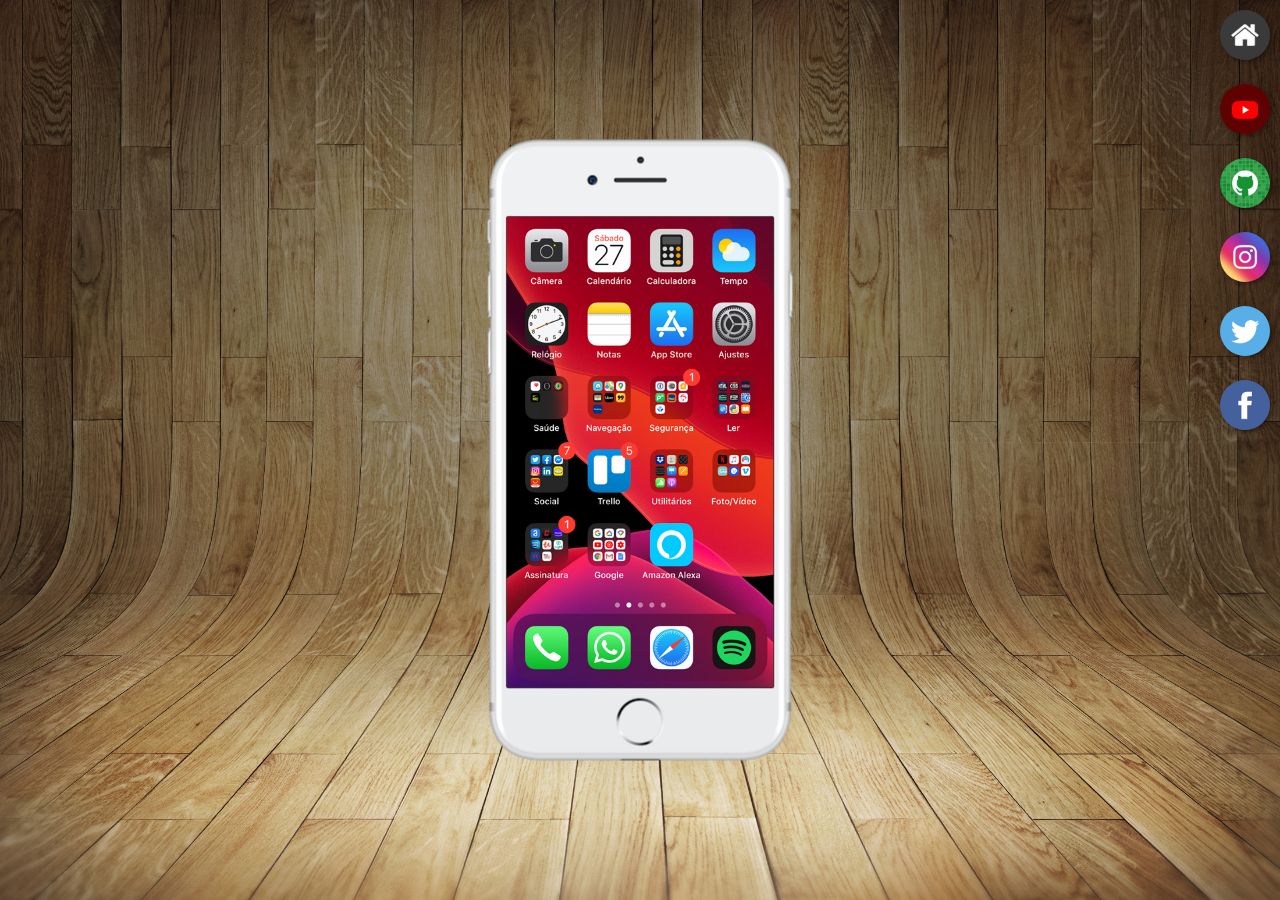
<file: Desafio 13/index.html>
<!DOCTYPE html>
<html lang="pt-br">
<head>
    <meta charset="UTF-8">
    <meta name="viewport" content="width=device-width, initial-scale=1.0">
    <title>Projeto Redes Sociais</title>
    <link rel="shortcut icon" href="favicon.ico" type="image/x-icon">
    <link rel="stylesheet" href="estilos/style.css">
</head>
<body>
    <main>
        <section id="telefone">
            <iframe src="home.html" name="tela" id="tela" frameborder="0">Seu navegador não é compatível com isso.</iframe>

        </section>
        <section id="redes-sociais">
            <a href="home.html" target="tela"><img src="imagens/logo-home.jpg" alt="Home"></a><br>
            <a href="youtube.html" target="tela"><img src="imagens/logo-youtube.jpg" alt="Youtube"></a><br>
            <a href="github.html" target="tela"><img src="imagens/logo-github.jpg" alt="Github"></a><br>
            <a href="instagram.html" target="tela"><img src="imagens/logo-instagram.jpg" alt="Instagram"></a><br>
            <a href="twitter.html" target="tela"><img src="imagens/logo-twitter.jpg" alt="Twitter"></a><br>
            <a href="facebook.html" target="tela"><img src="imagens/logo-facebook.jpg" alt="Facebook"></a>
        </section>
    </main>
</body>
</html>
</file>
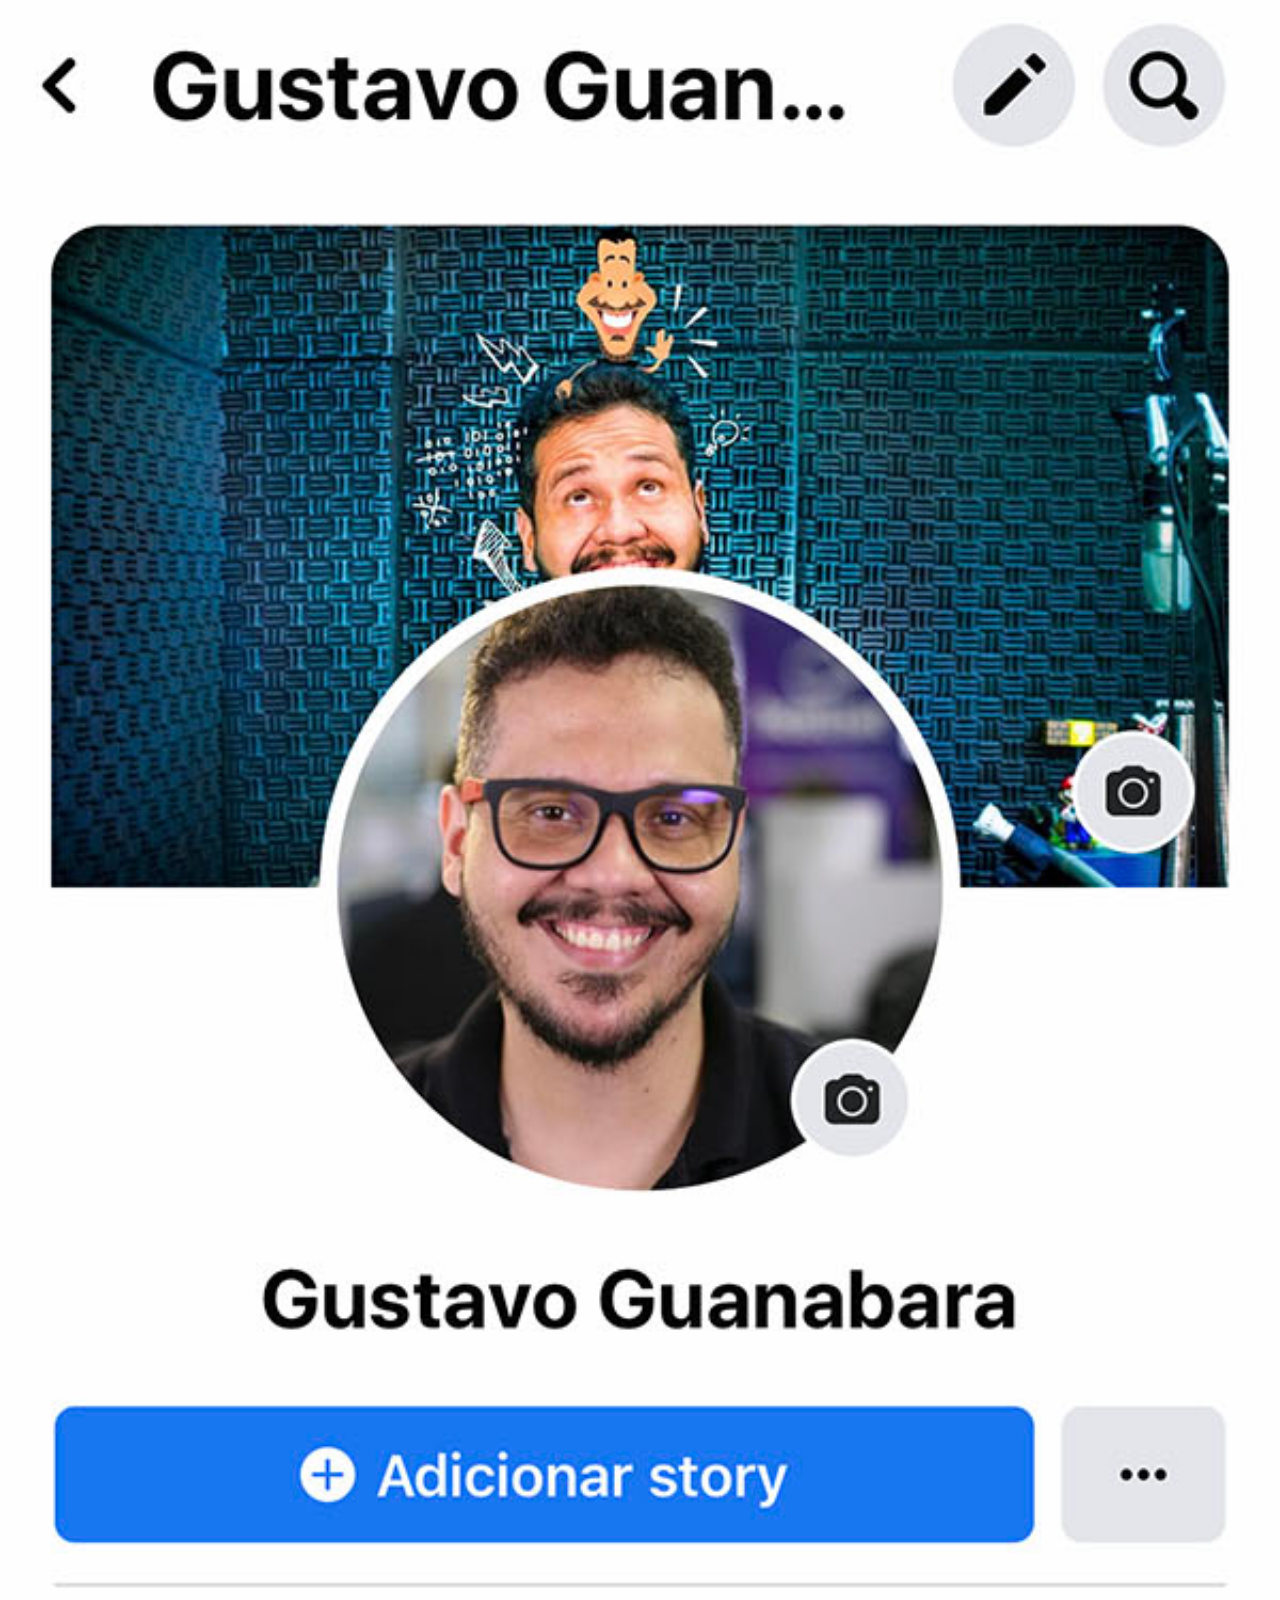
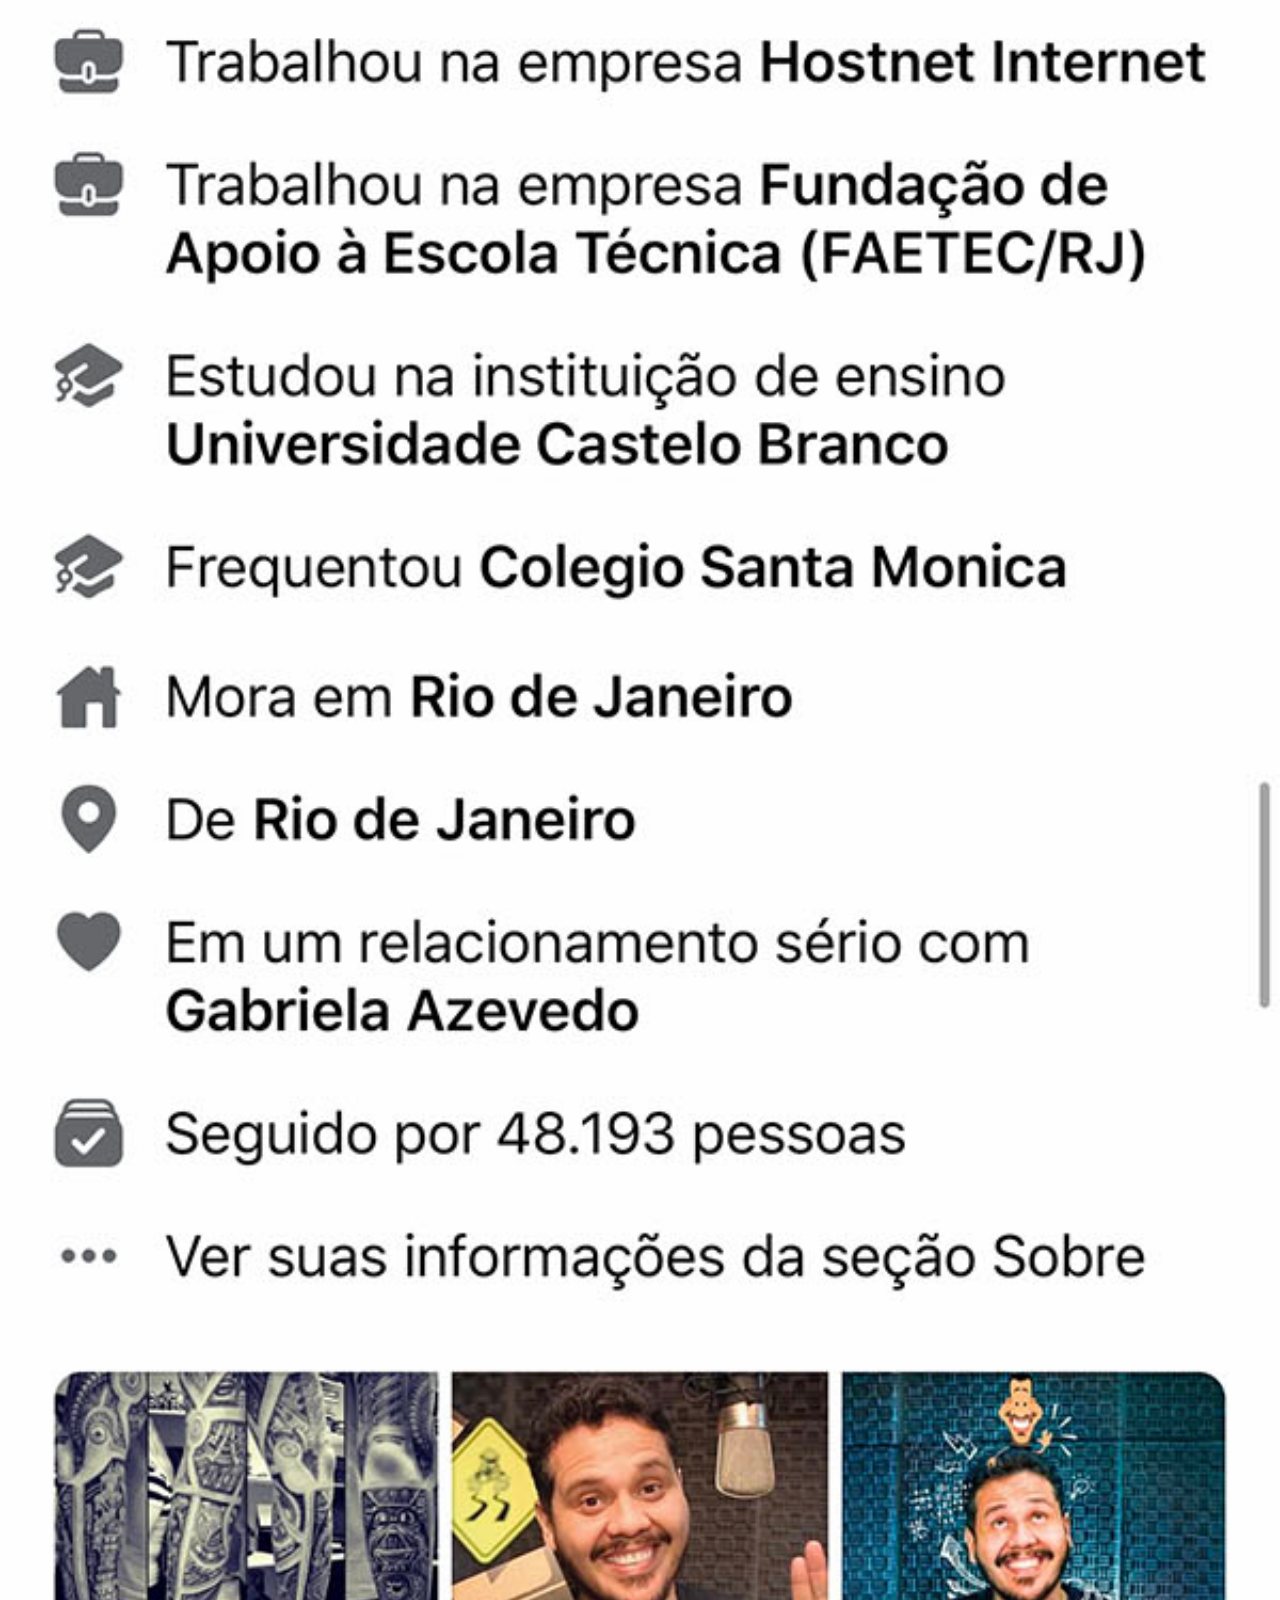
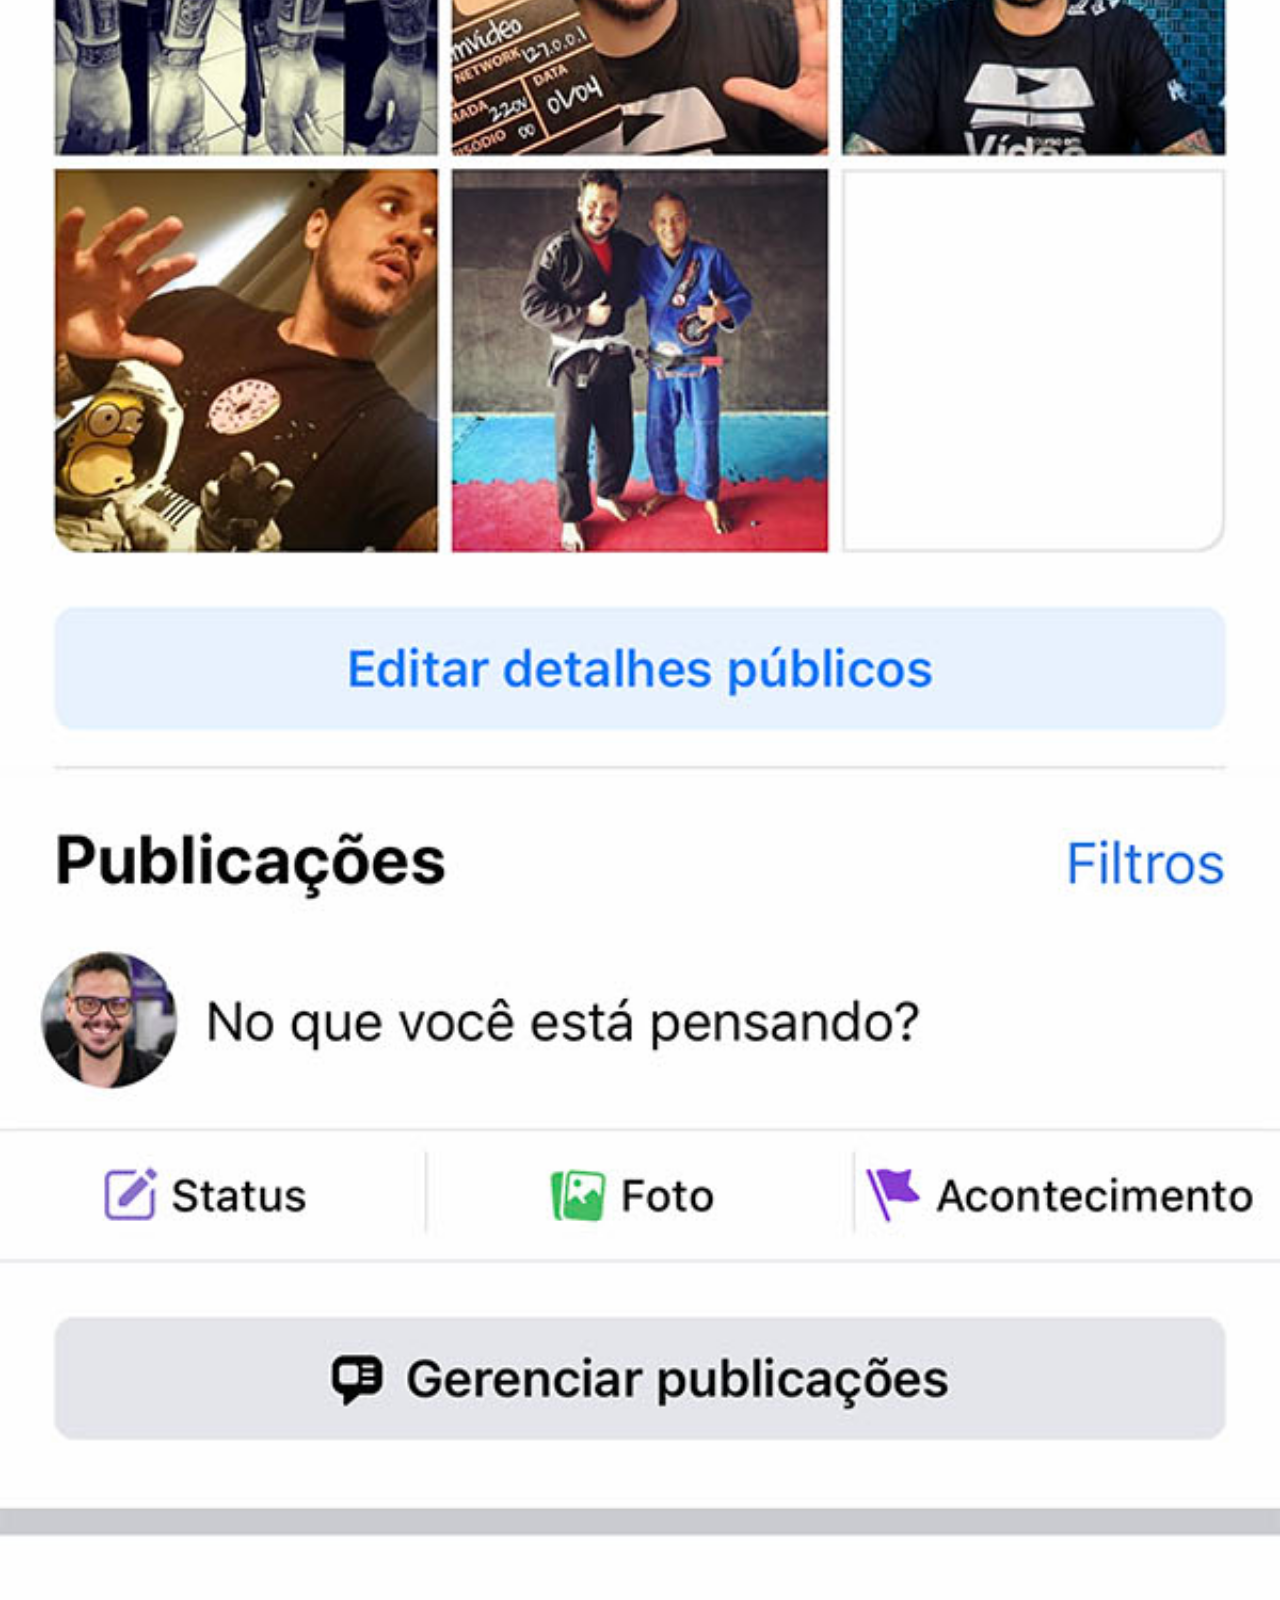
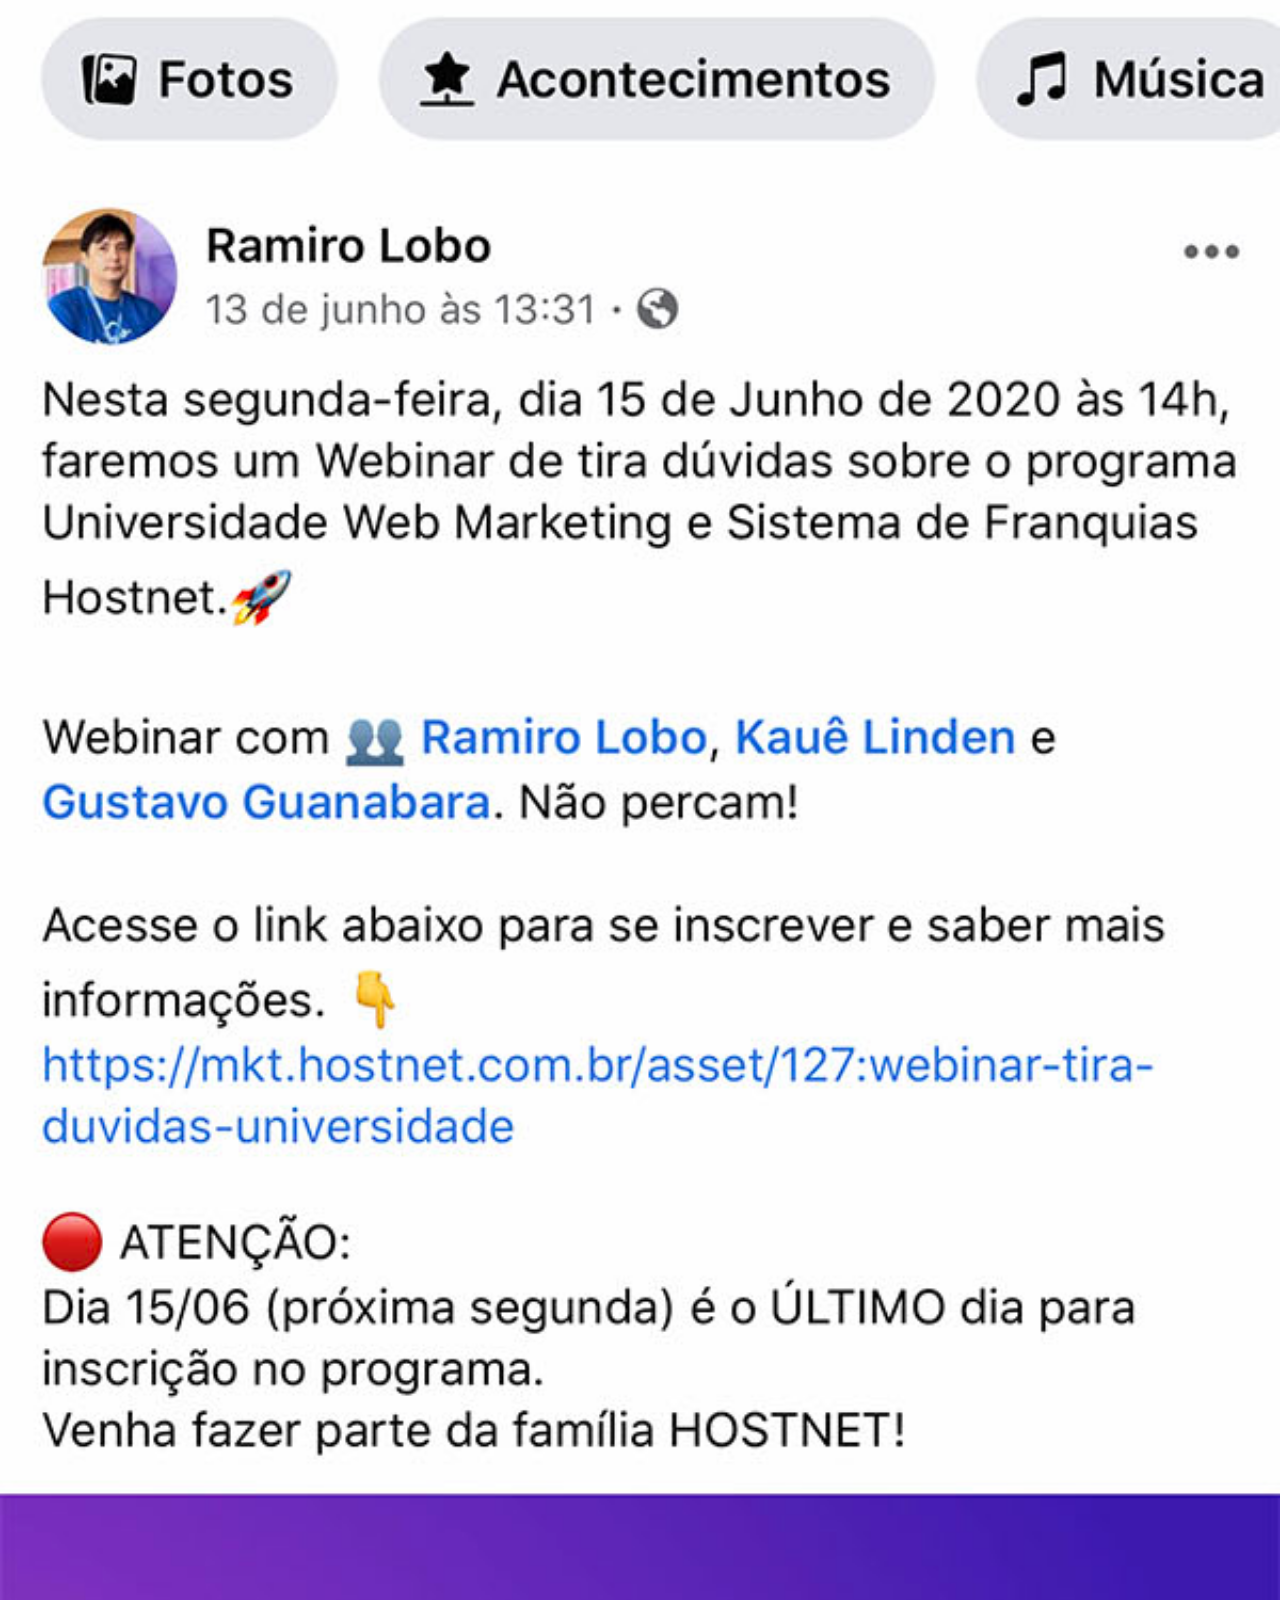
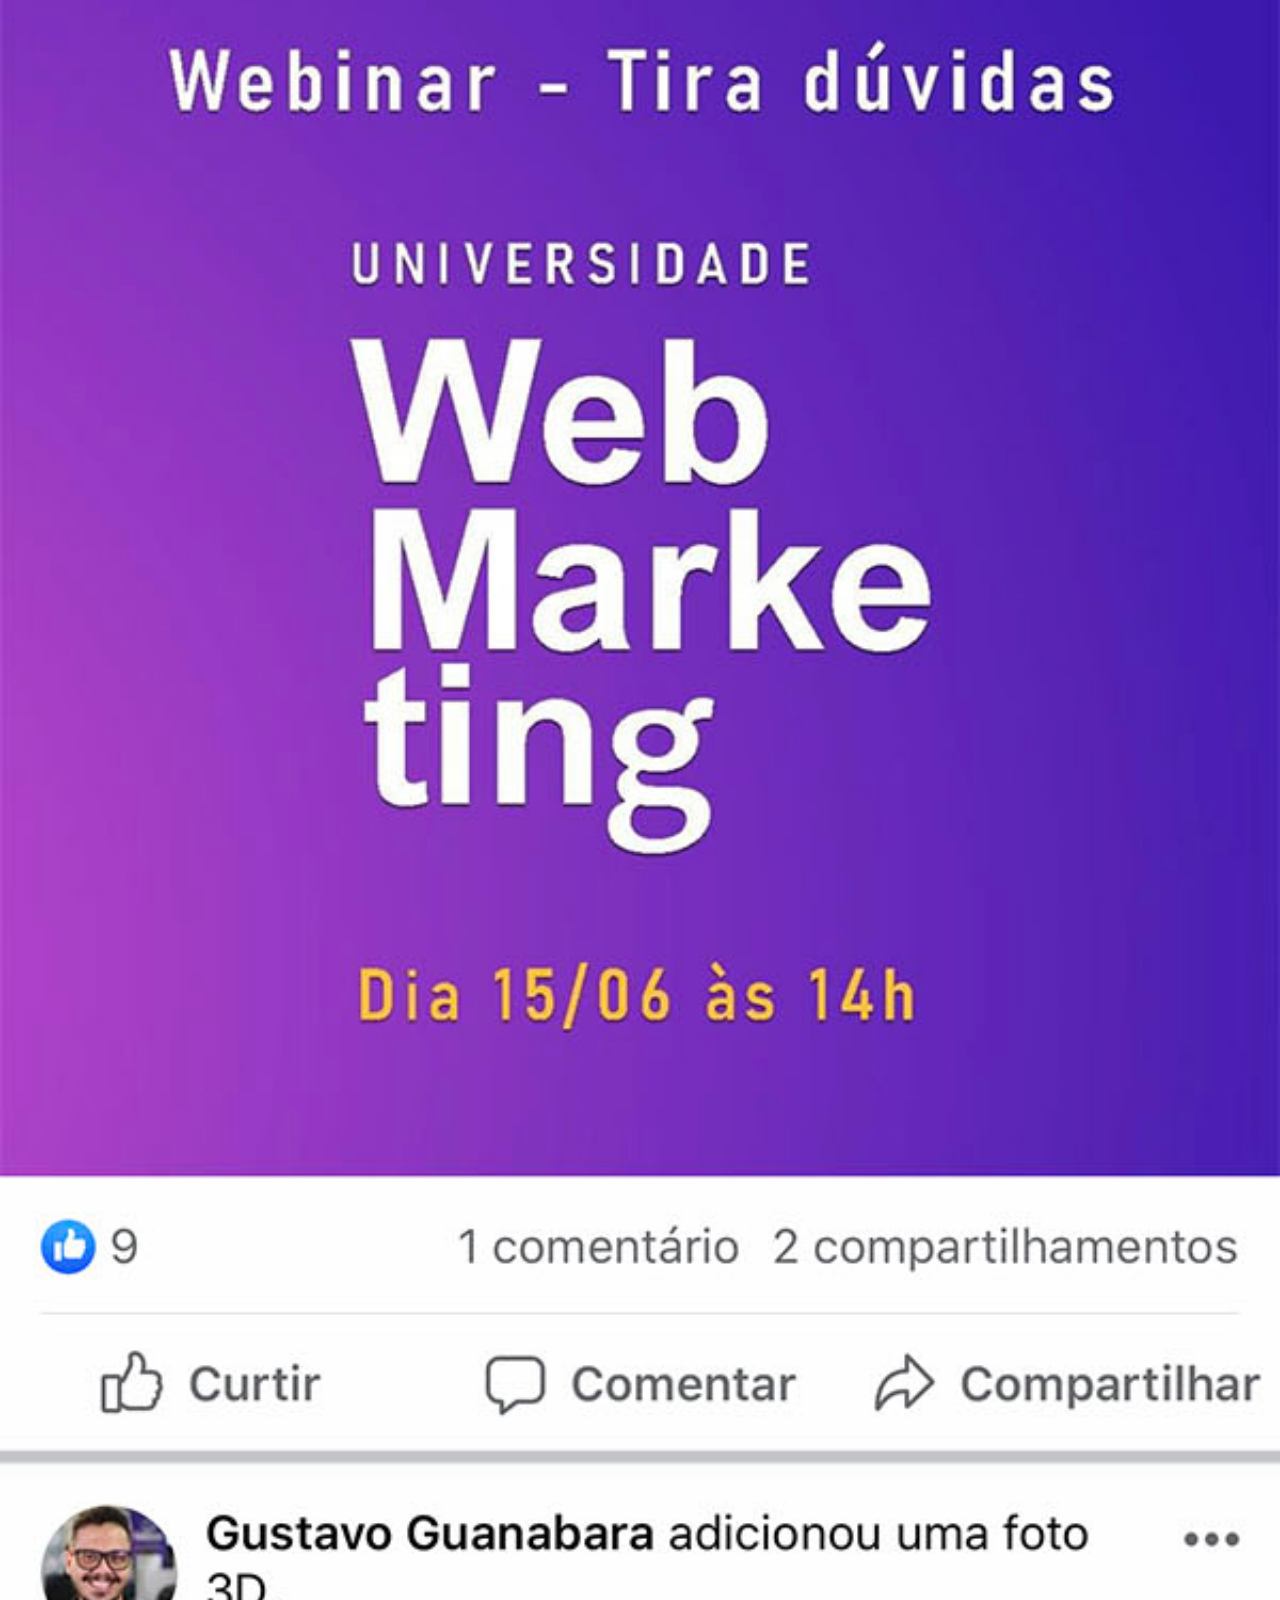
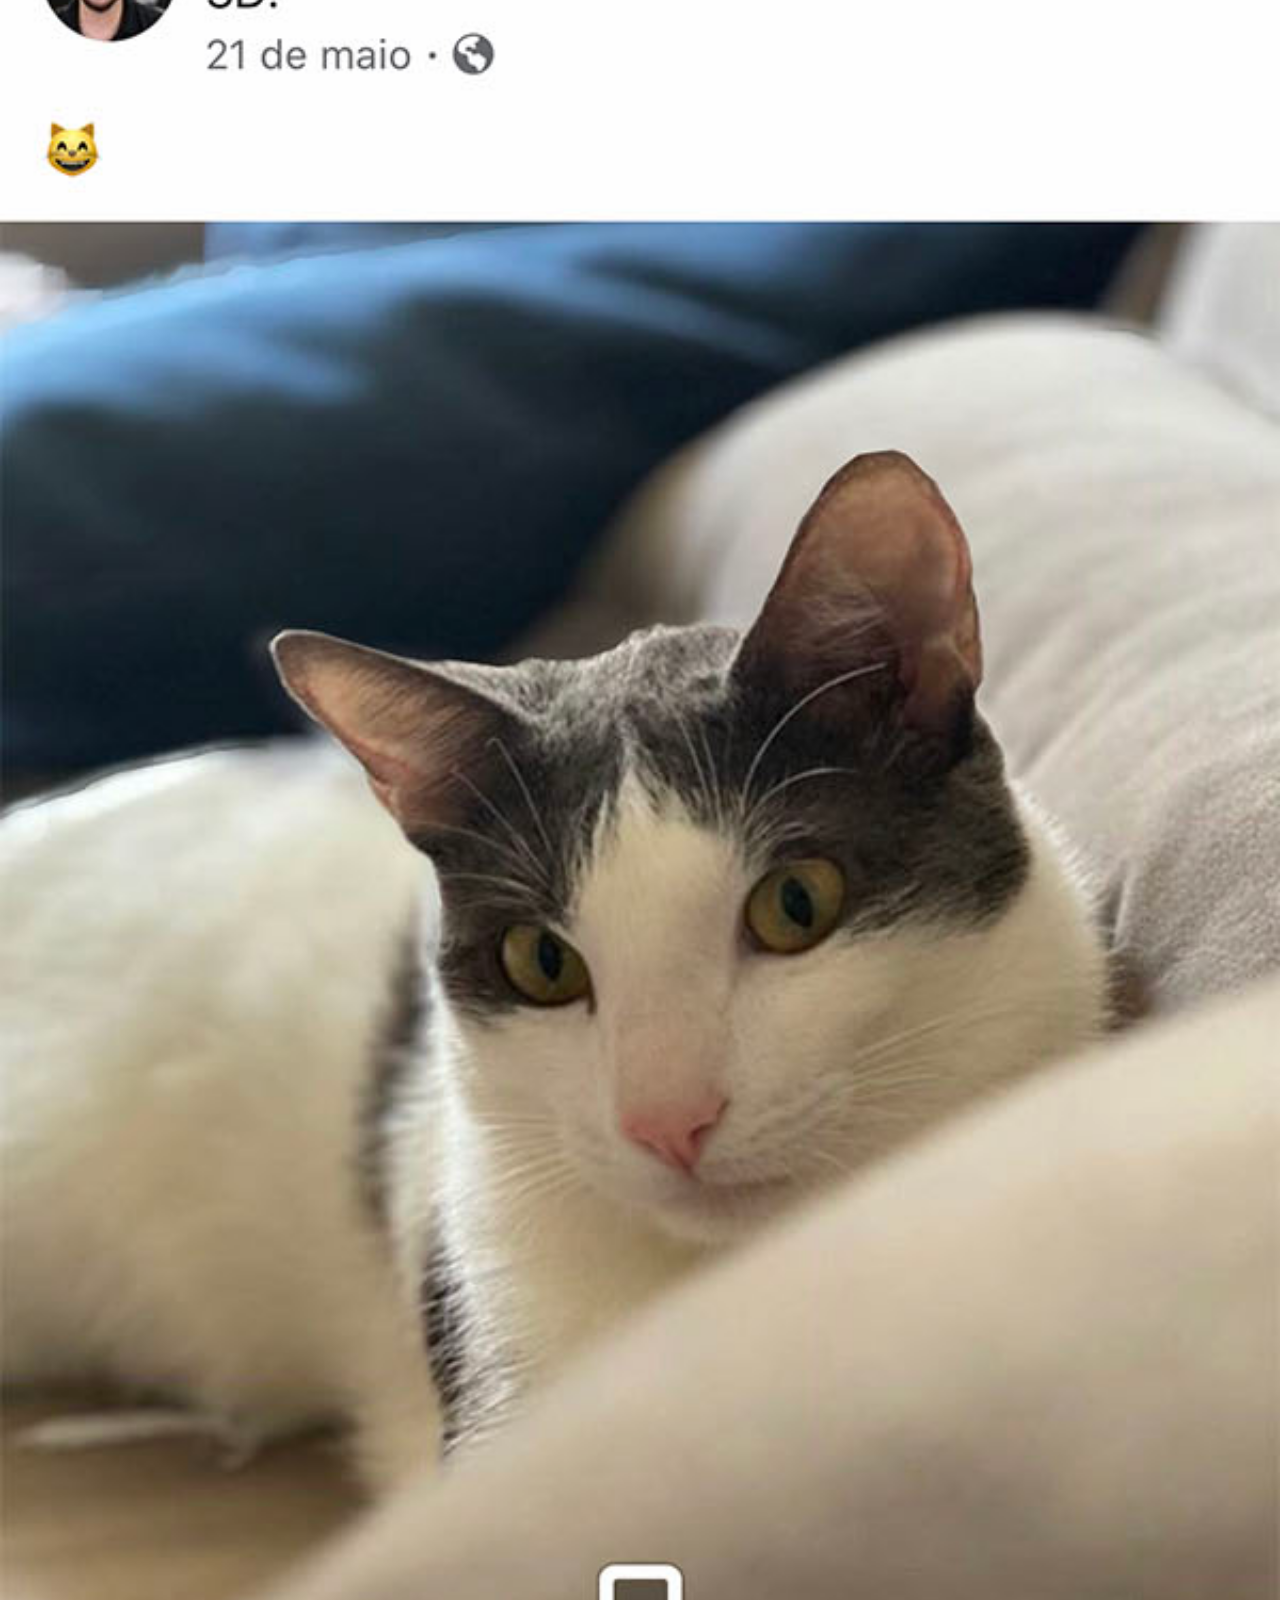
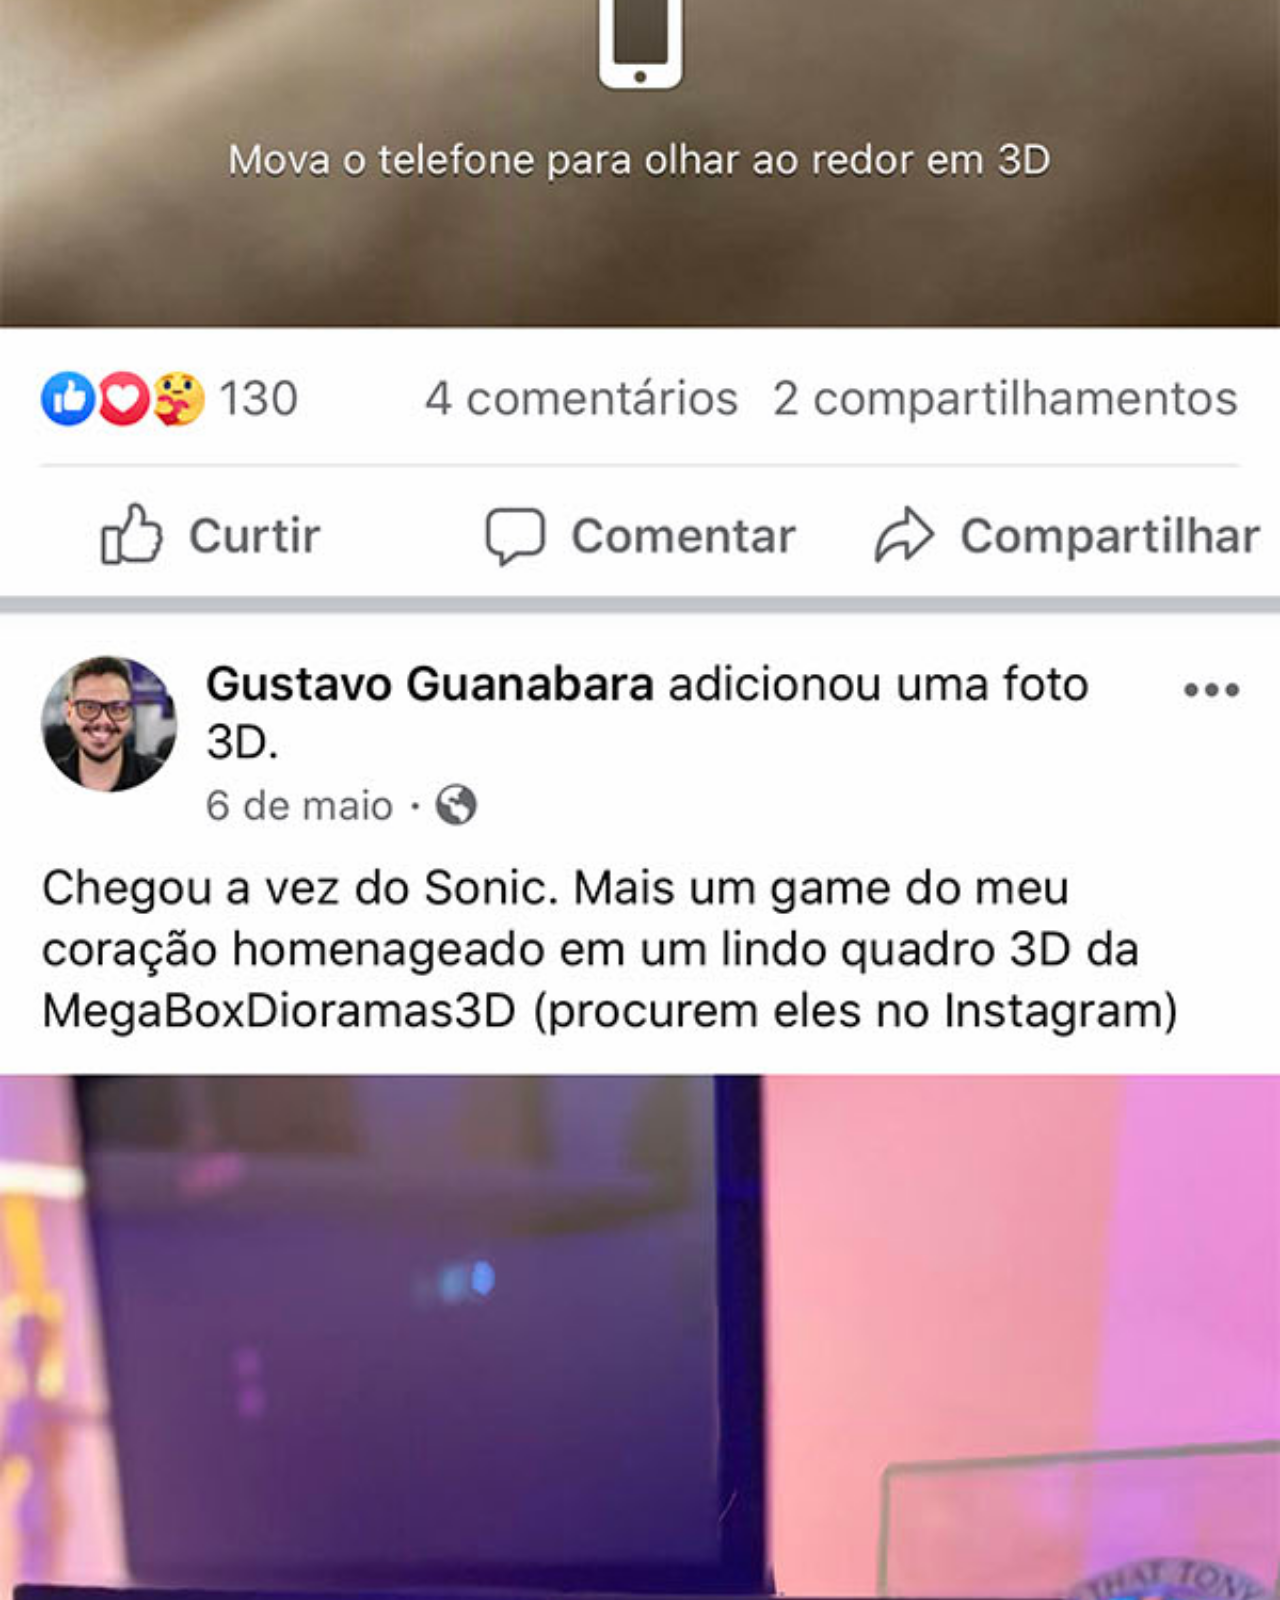
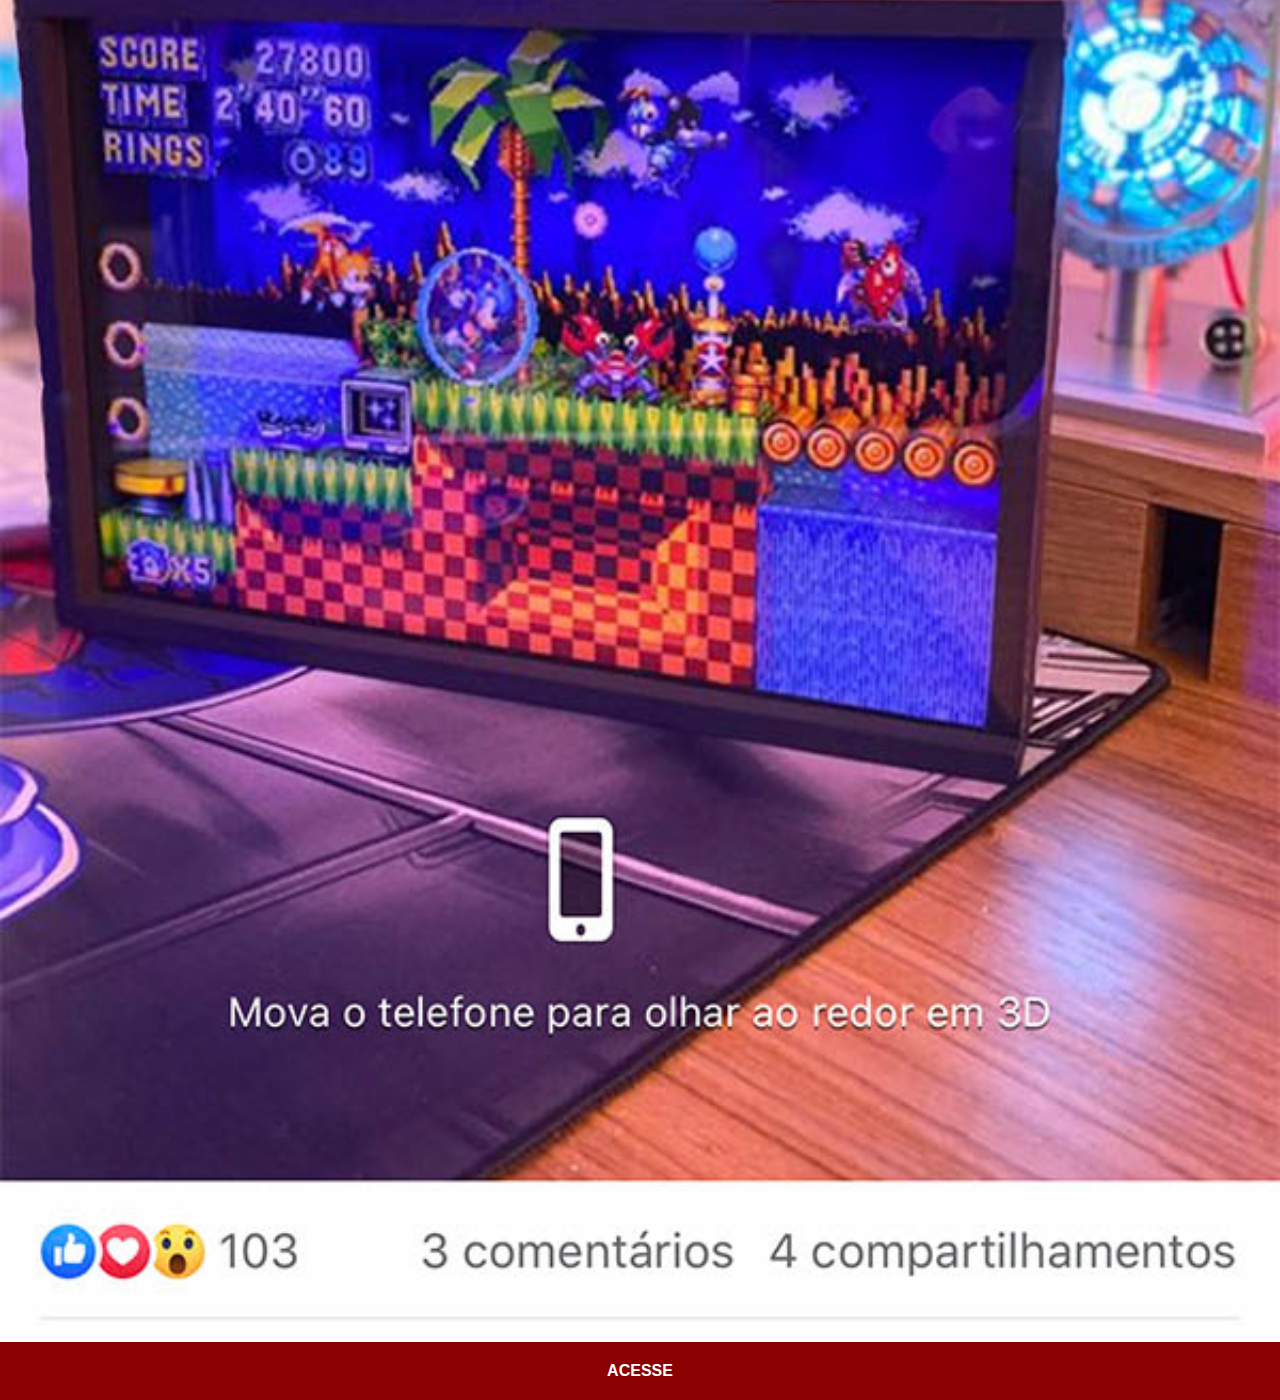
<file: Desafio 13/facebook.html>
<!DOCTYPE html>
<html lang="pt-br">
<head>
    <meta charset="UTF-8">
    <meta name="viewport" content="width=device-width, initial-scale=1.0">
    <title>Document</title>
    <link rel="stylesheet" href="estilos/social.css">
</head>
<body>
    <img src="imagens/tela-facebook.jpg" alt="Facebook">
    <a href="https://www.facebook.com/gustavoguanabara/?locale=pt_BR" target="_blank">ACESSE</a>
</body>
</html>
</file>
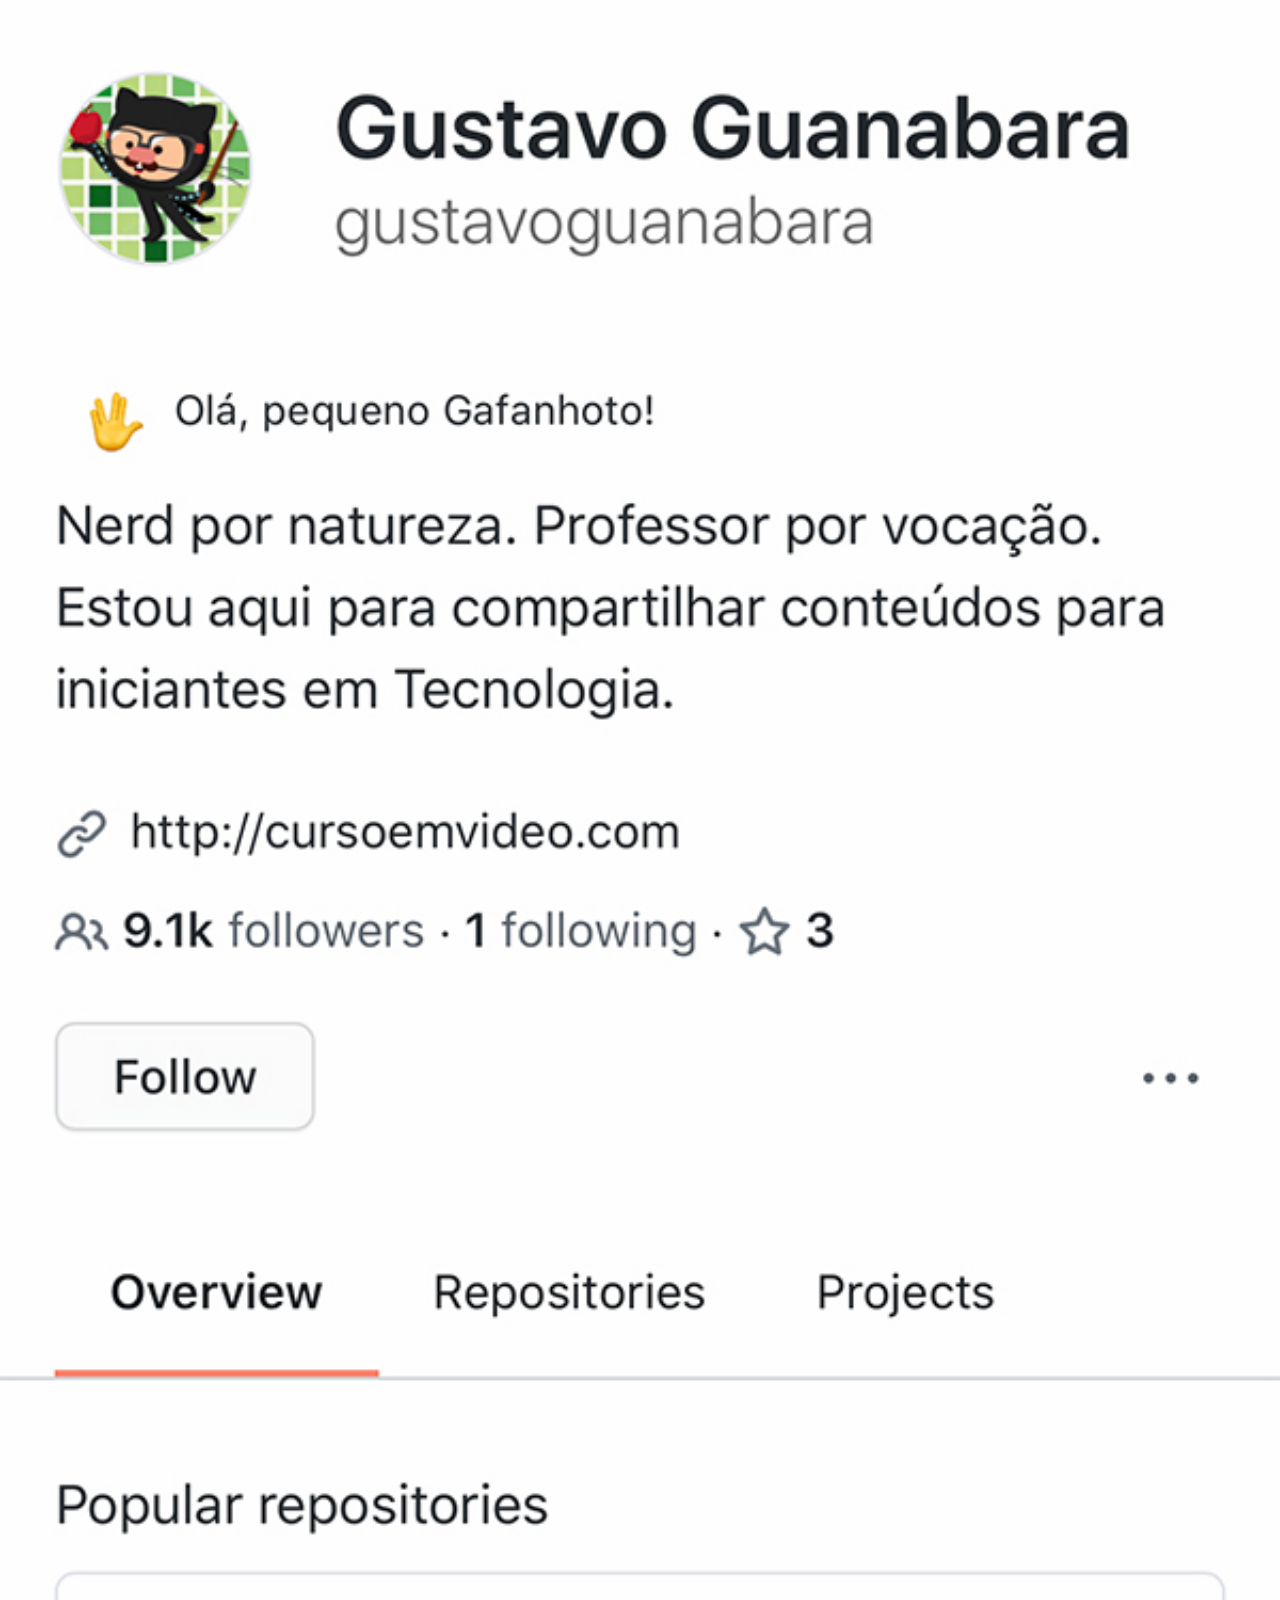
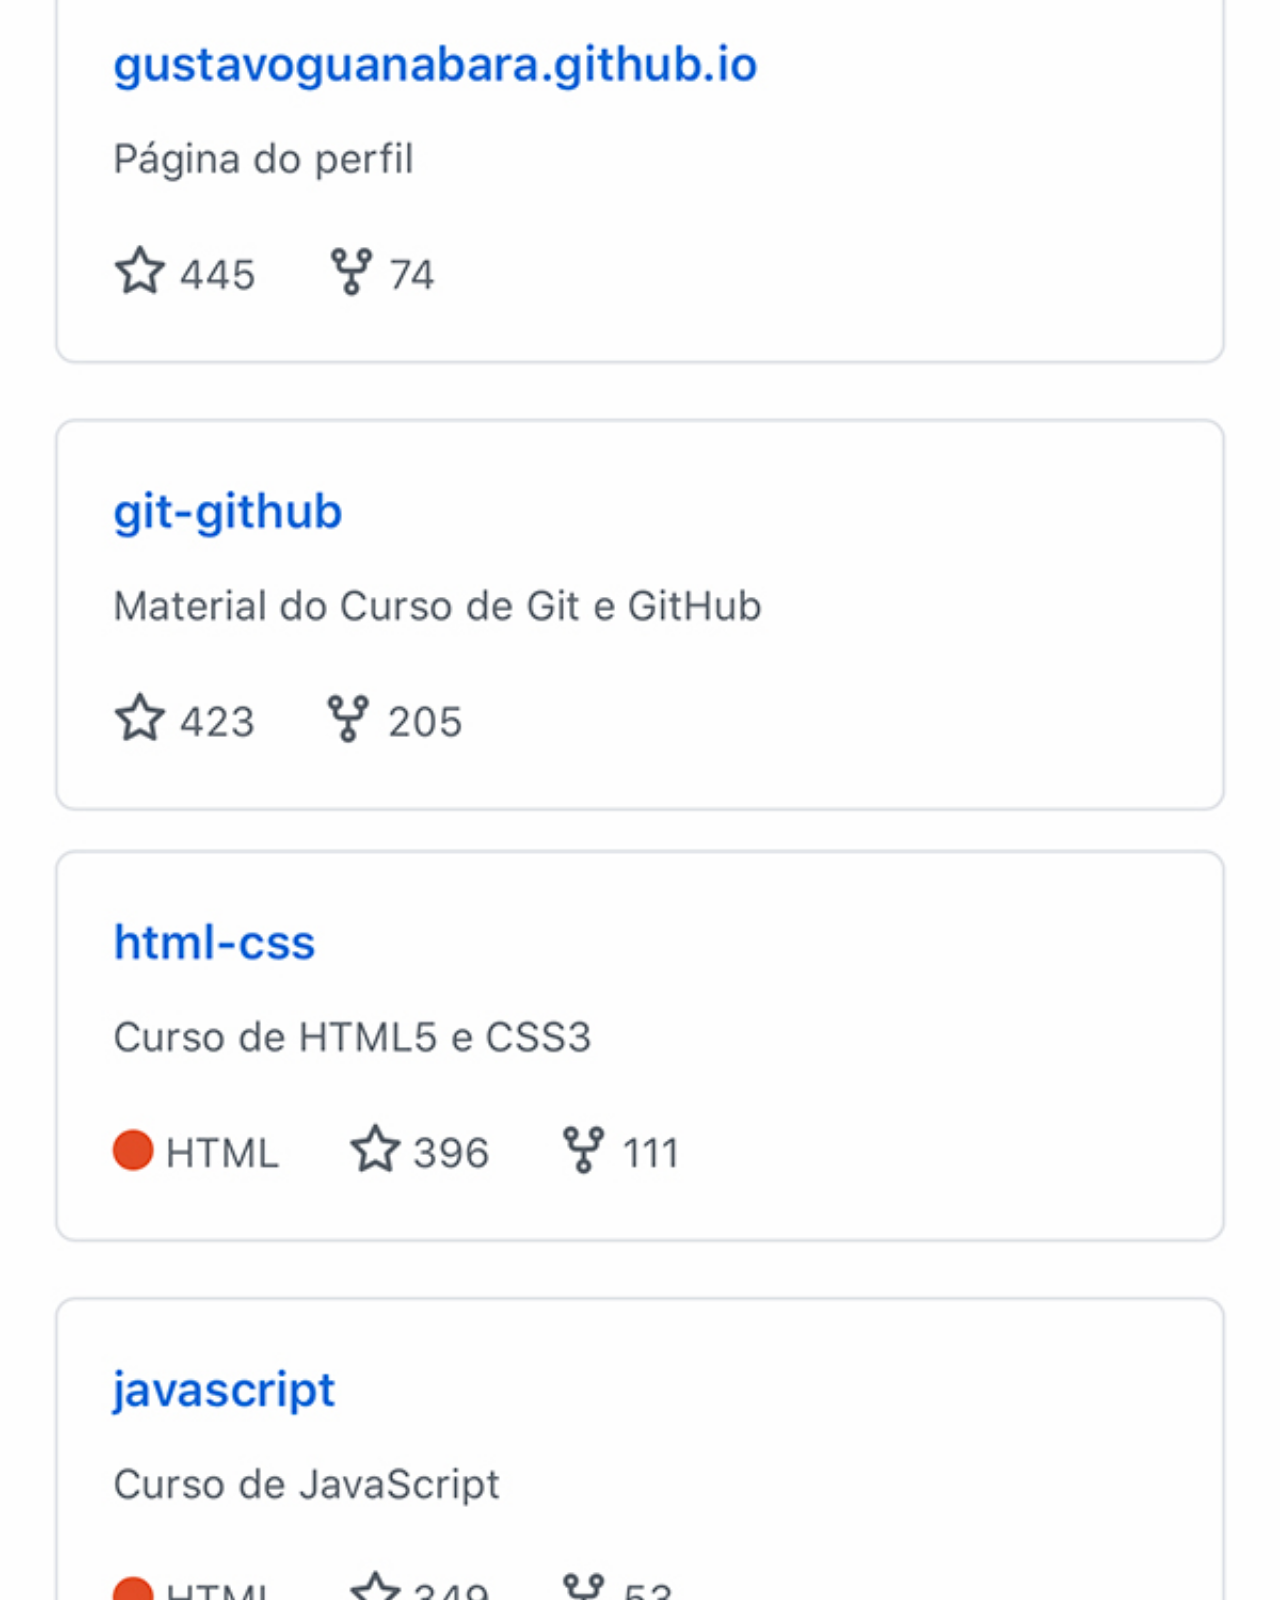
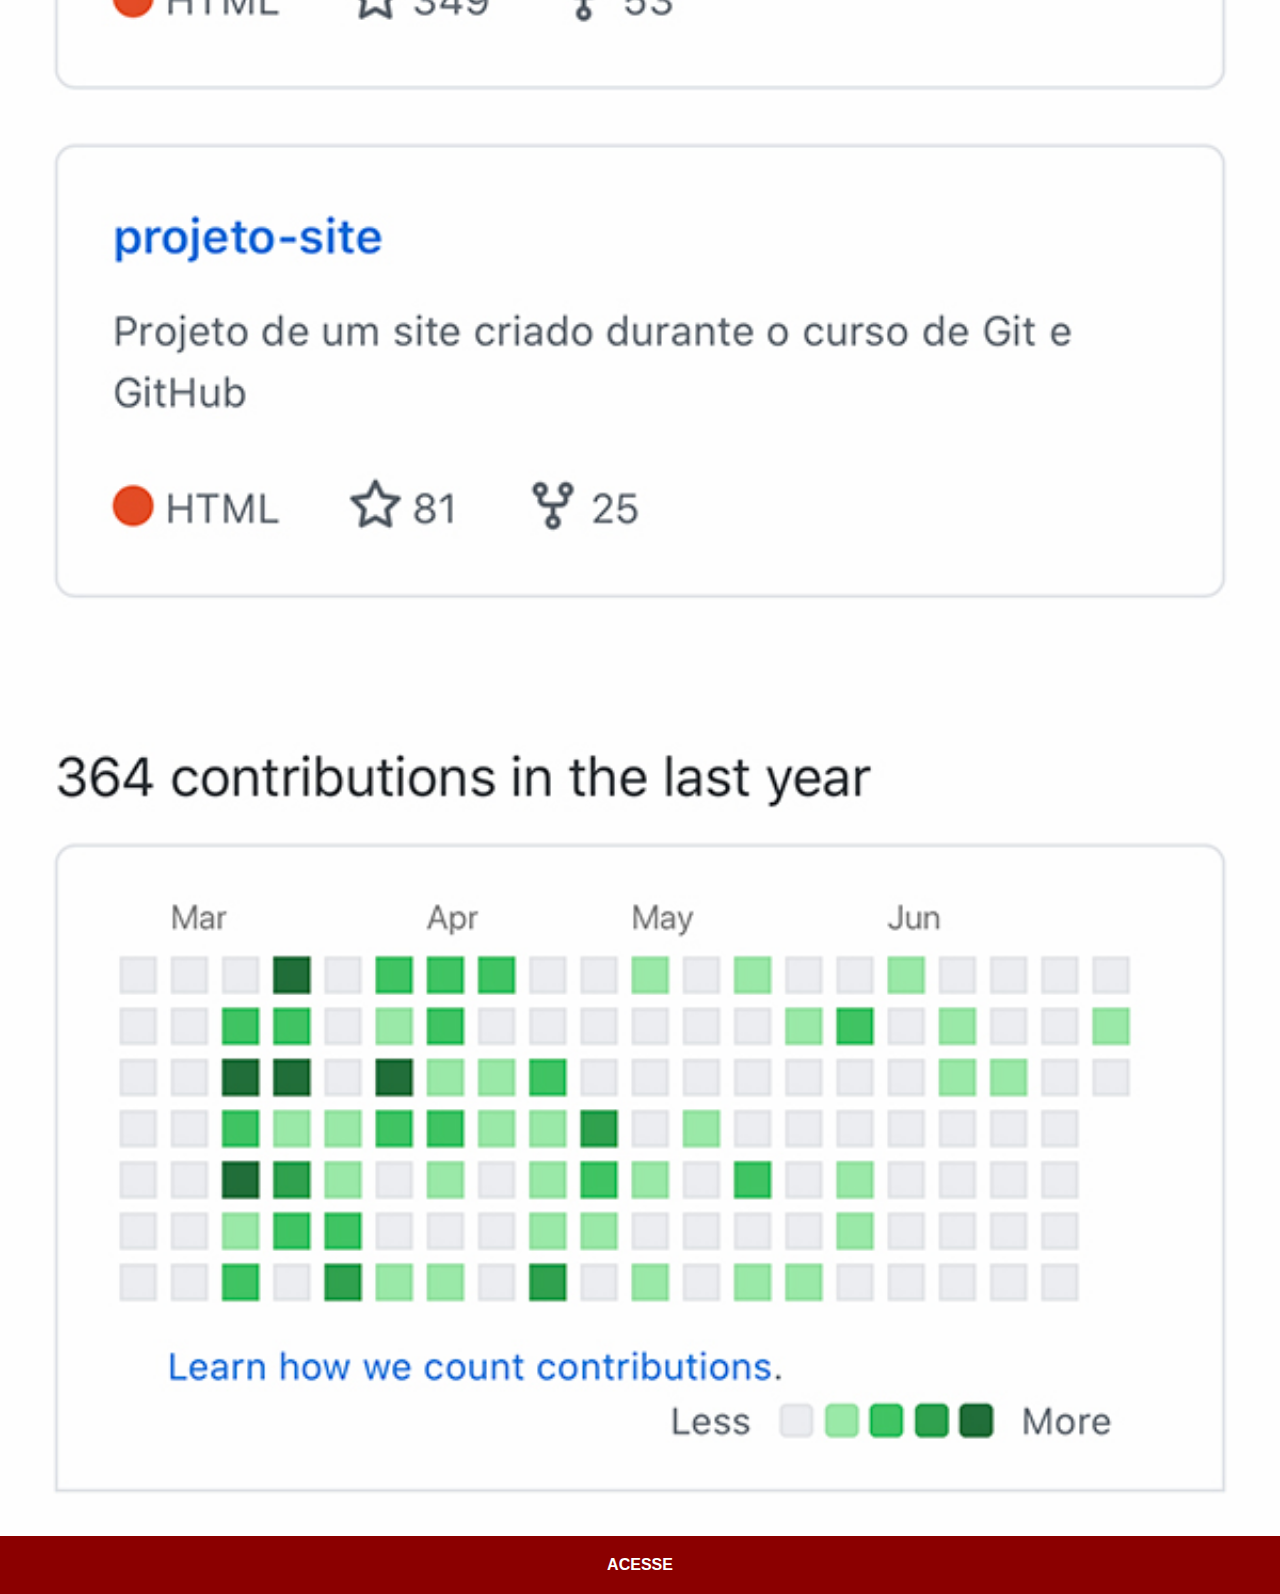
<file: Desafio 13/github.html>
<!DOCTYPE html>
<html lang="en">
<head>
    <meta charset="UTF-8">
    <meta name="viewport" content="width=device-width, initial-scale=1.0">
    <title>Github</title>
    <link rel="stylesheet" href="estilos/social.css">
</head>
<body>
    <img src="imagens/tela-github.jpg" alt="Github">
    <a href="https://github.com/gustavoguanabara/" target="_blank">ACESSE</a>
</body>
</html>
</file>
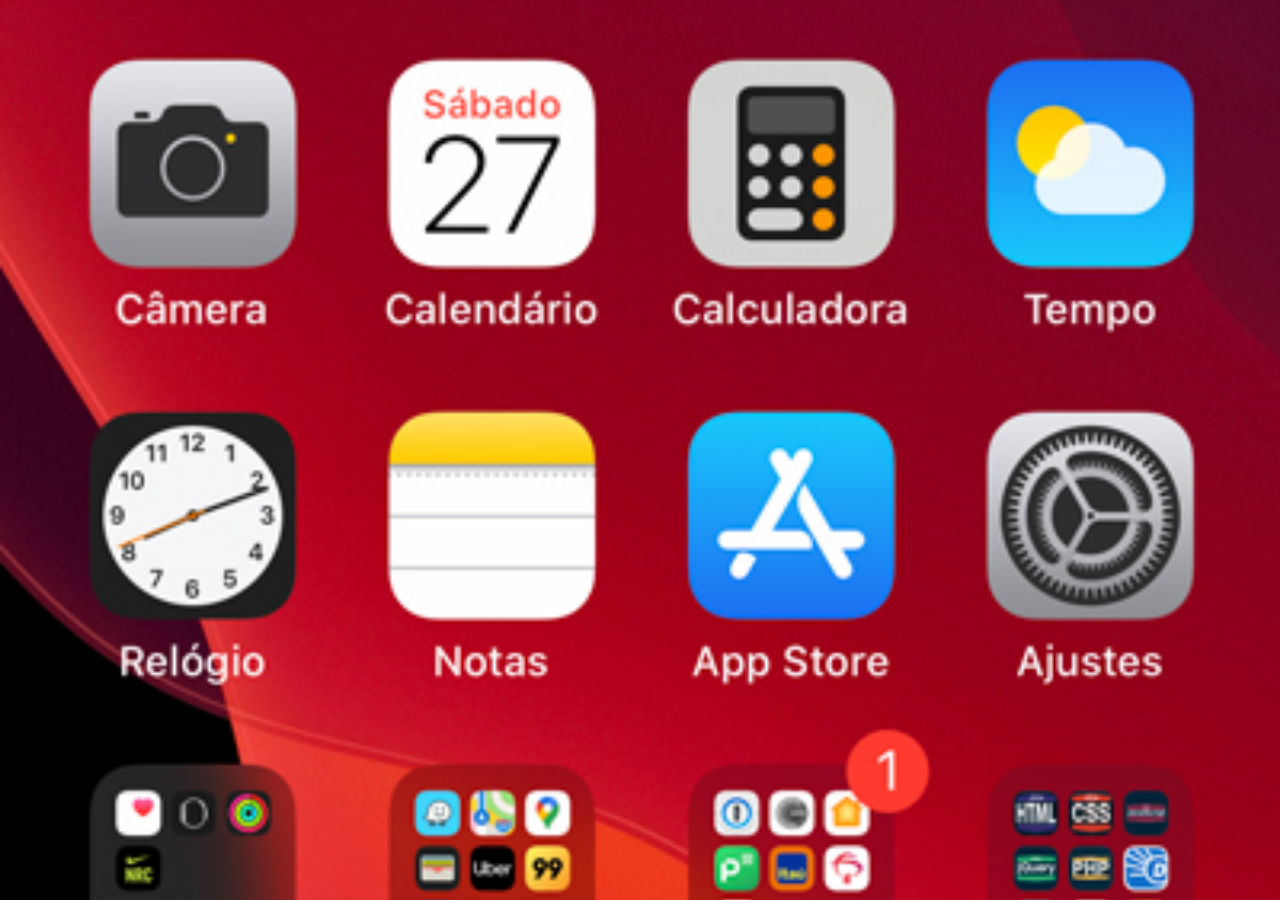
<file: Desafio 13/home.html>
<!DOCTYPE html>
<html lang="en">
<head>
    <meta charset="UTF-8">
    <meta name="viewport" content="width=device-width, initial-scale=1.0">
    <title>Home</title>
    <style>
        *{
            margin: 0px;
            padding: 0px;
        }

        body{
            width: 100vw;
            height: 100vh;
            background: black url(imagens/tela-home.jpg) no-repeat top center;
            background-size: cover;

        }
    </style>
</head>
<body>
    
</body>
</html>
</file>
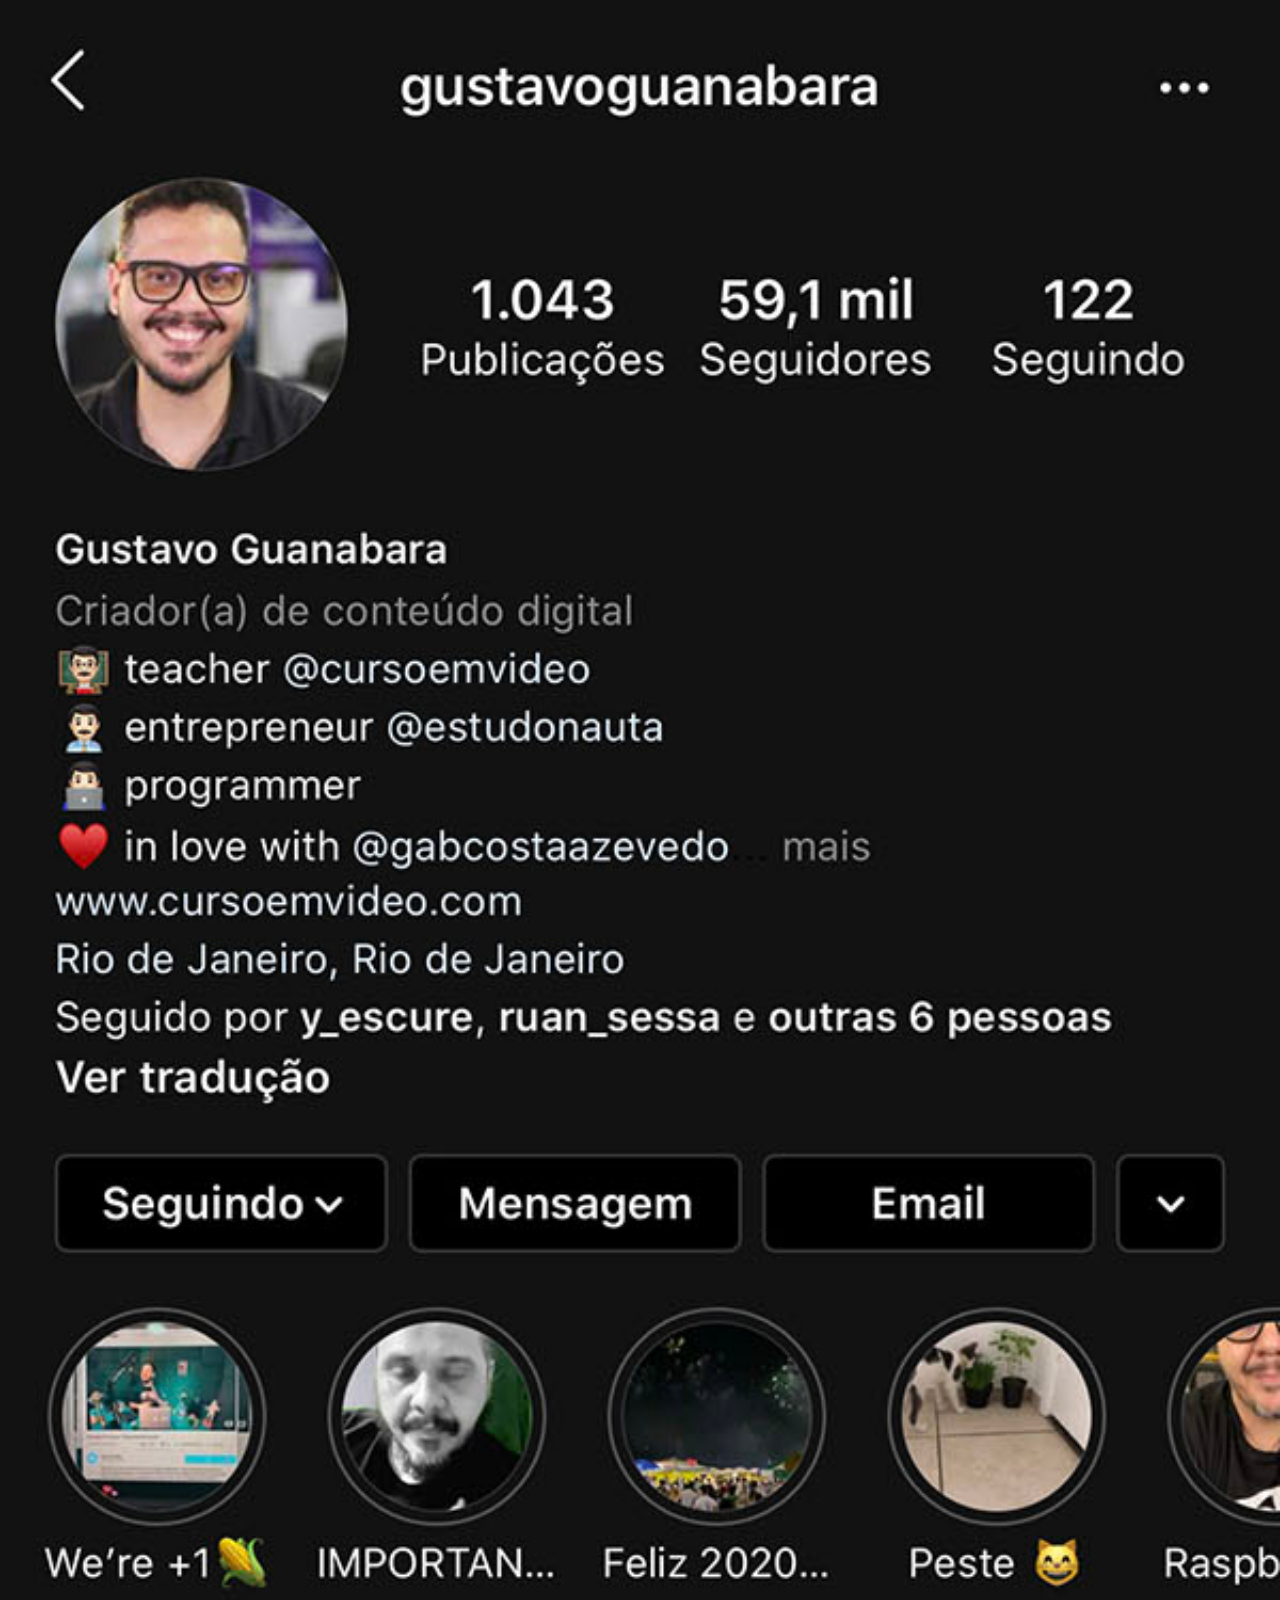
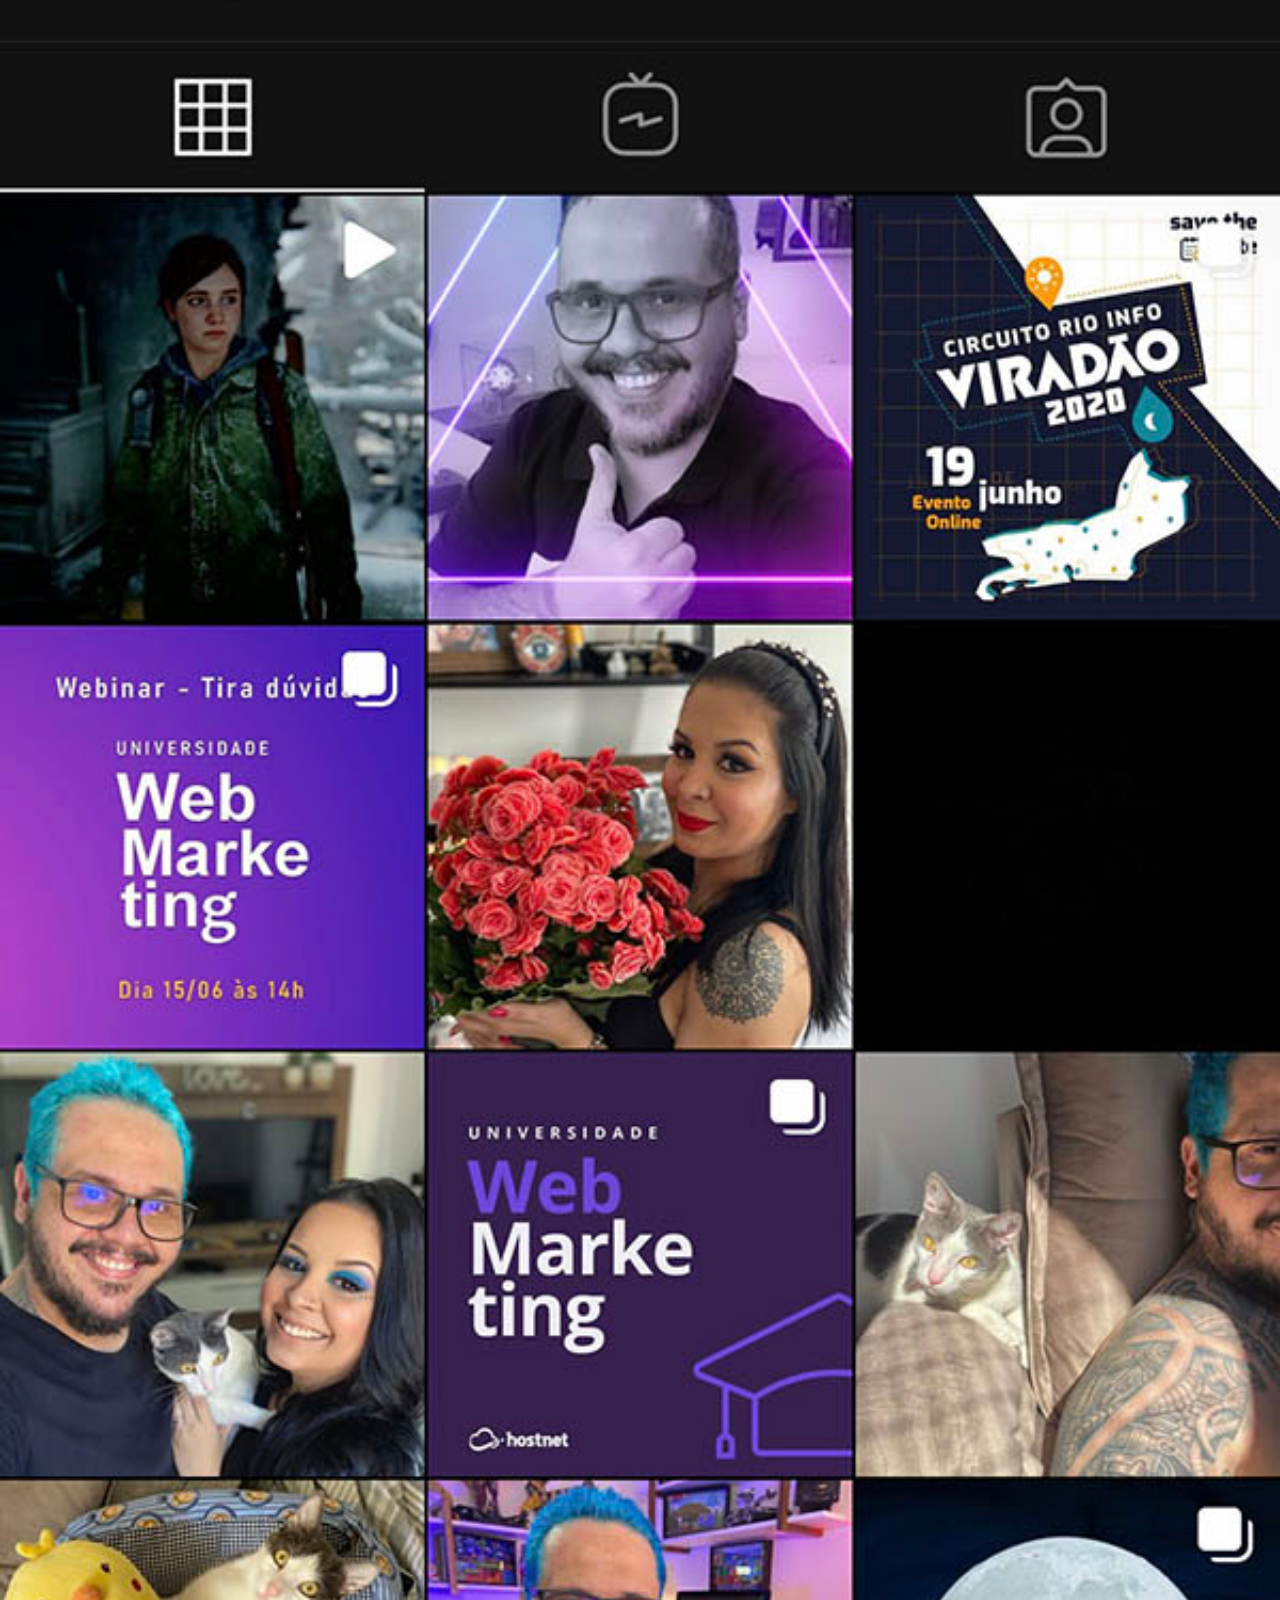
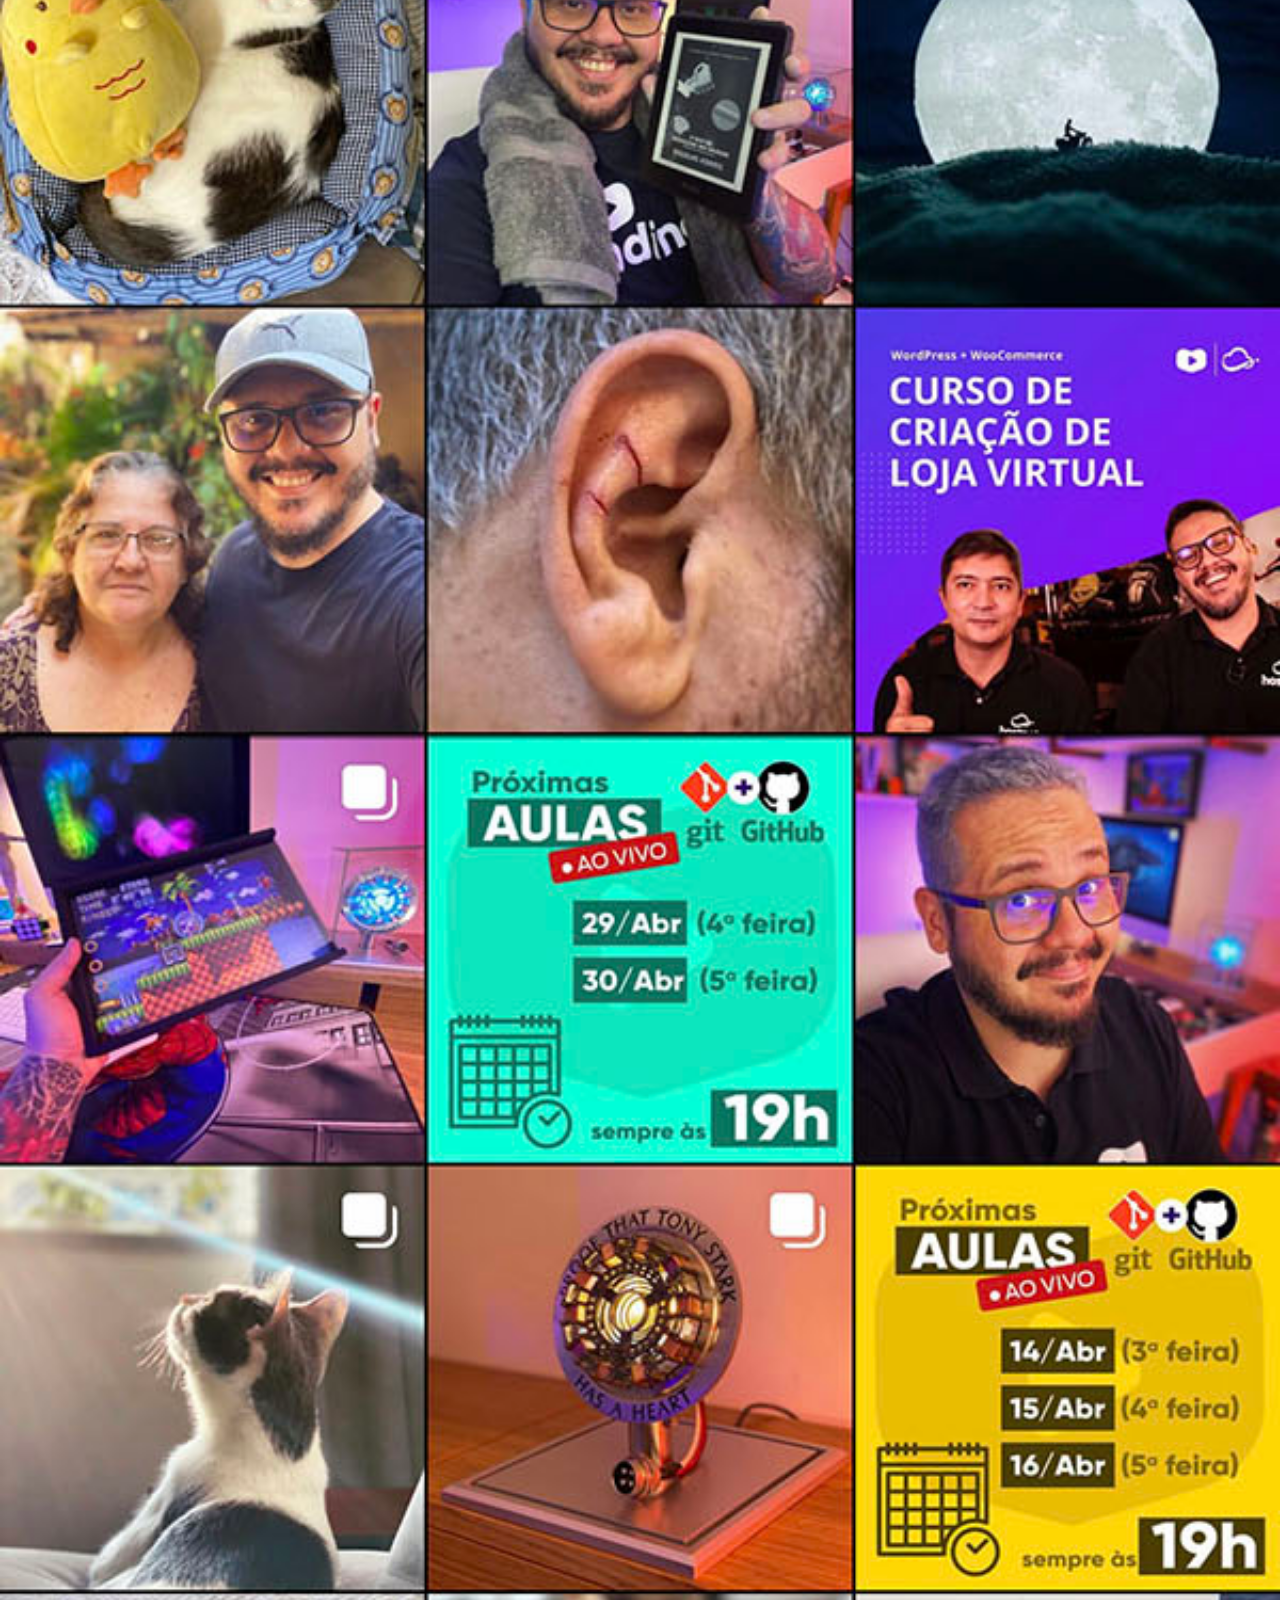
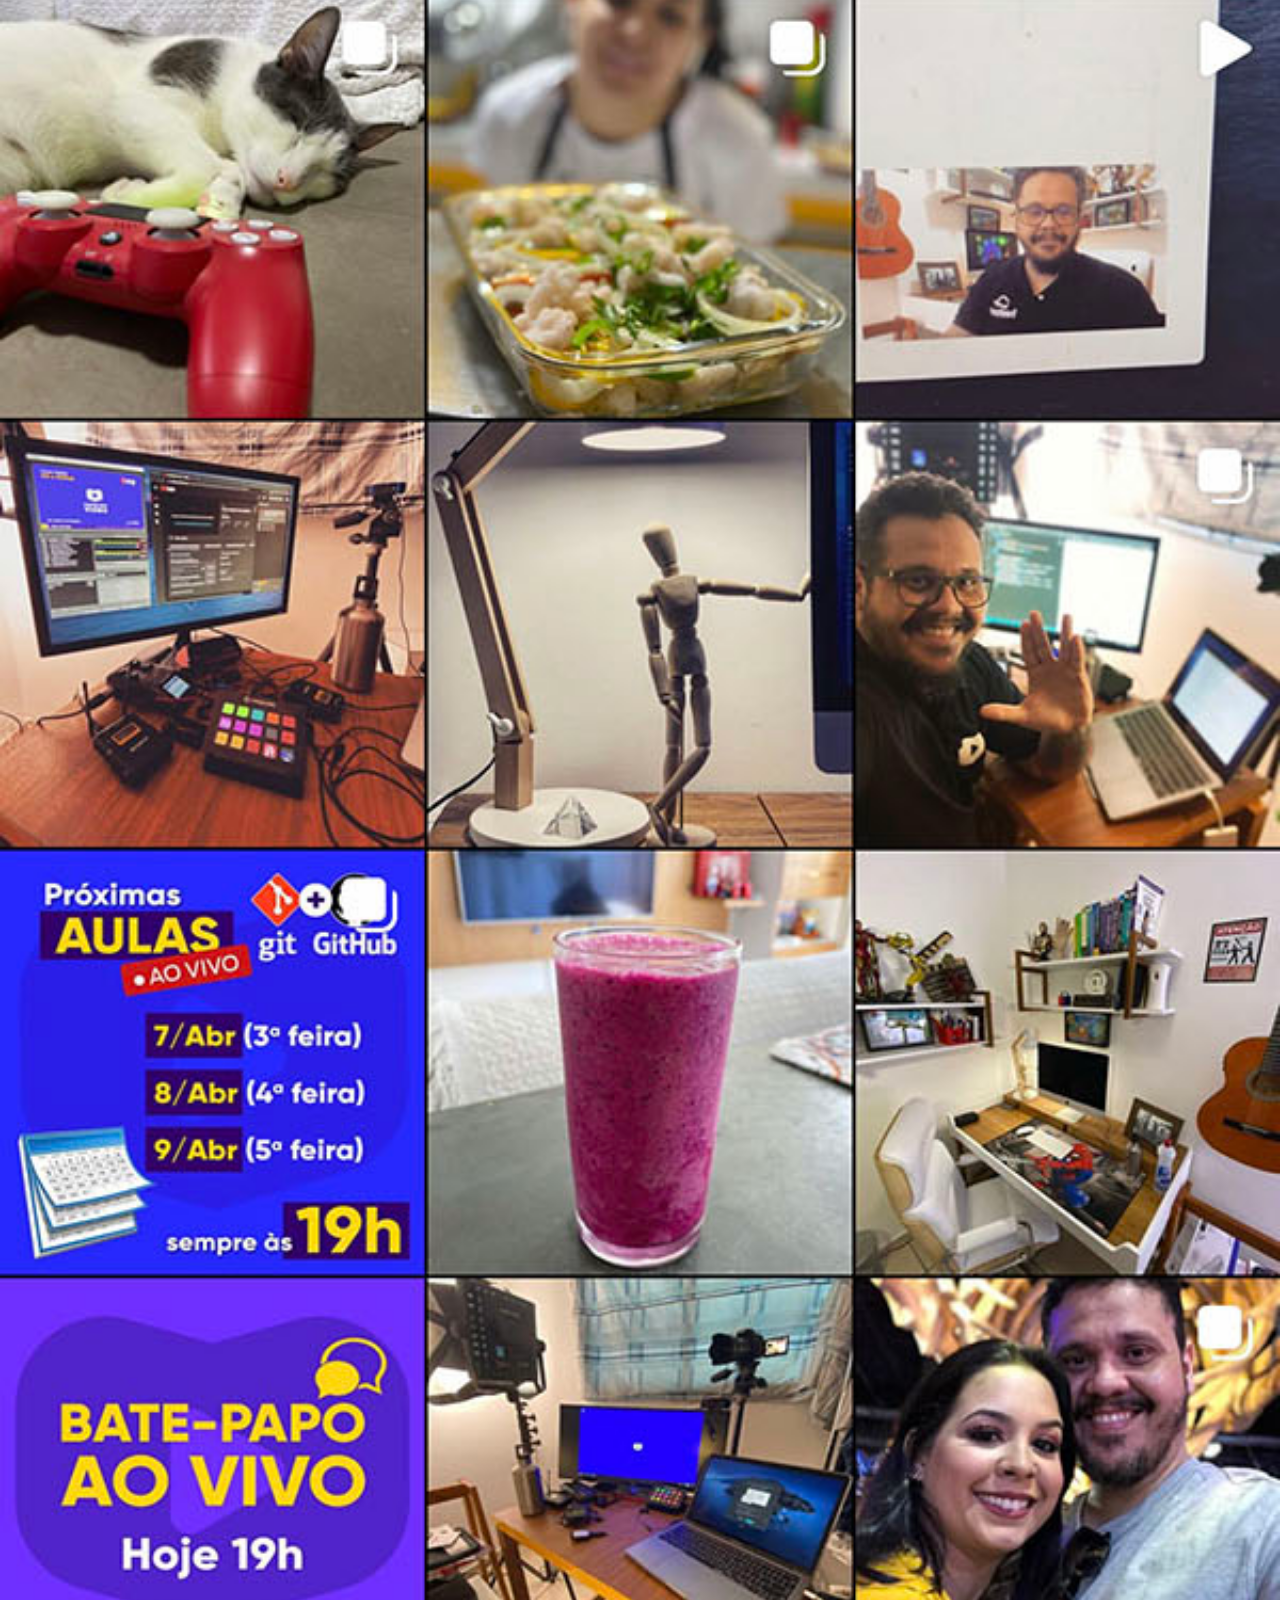
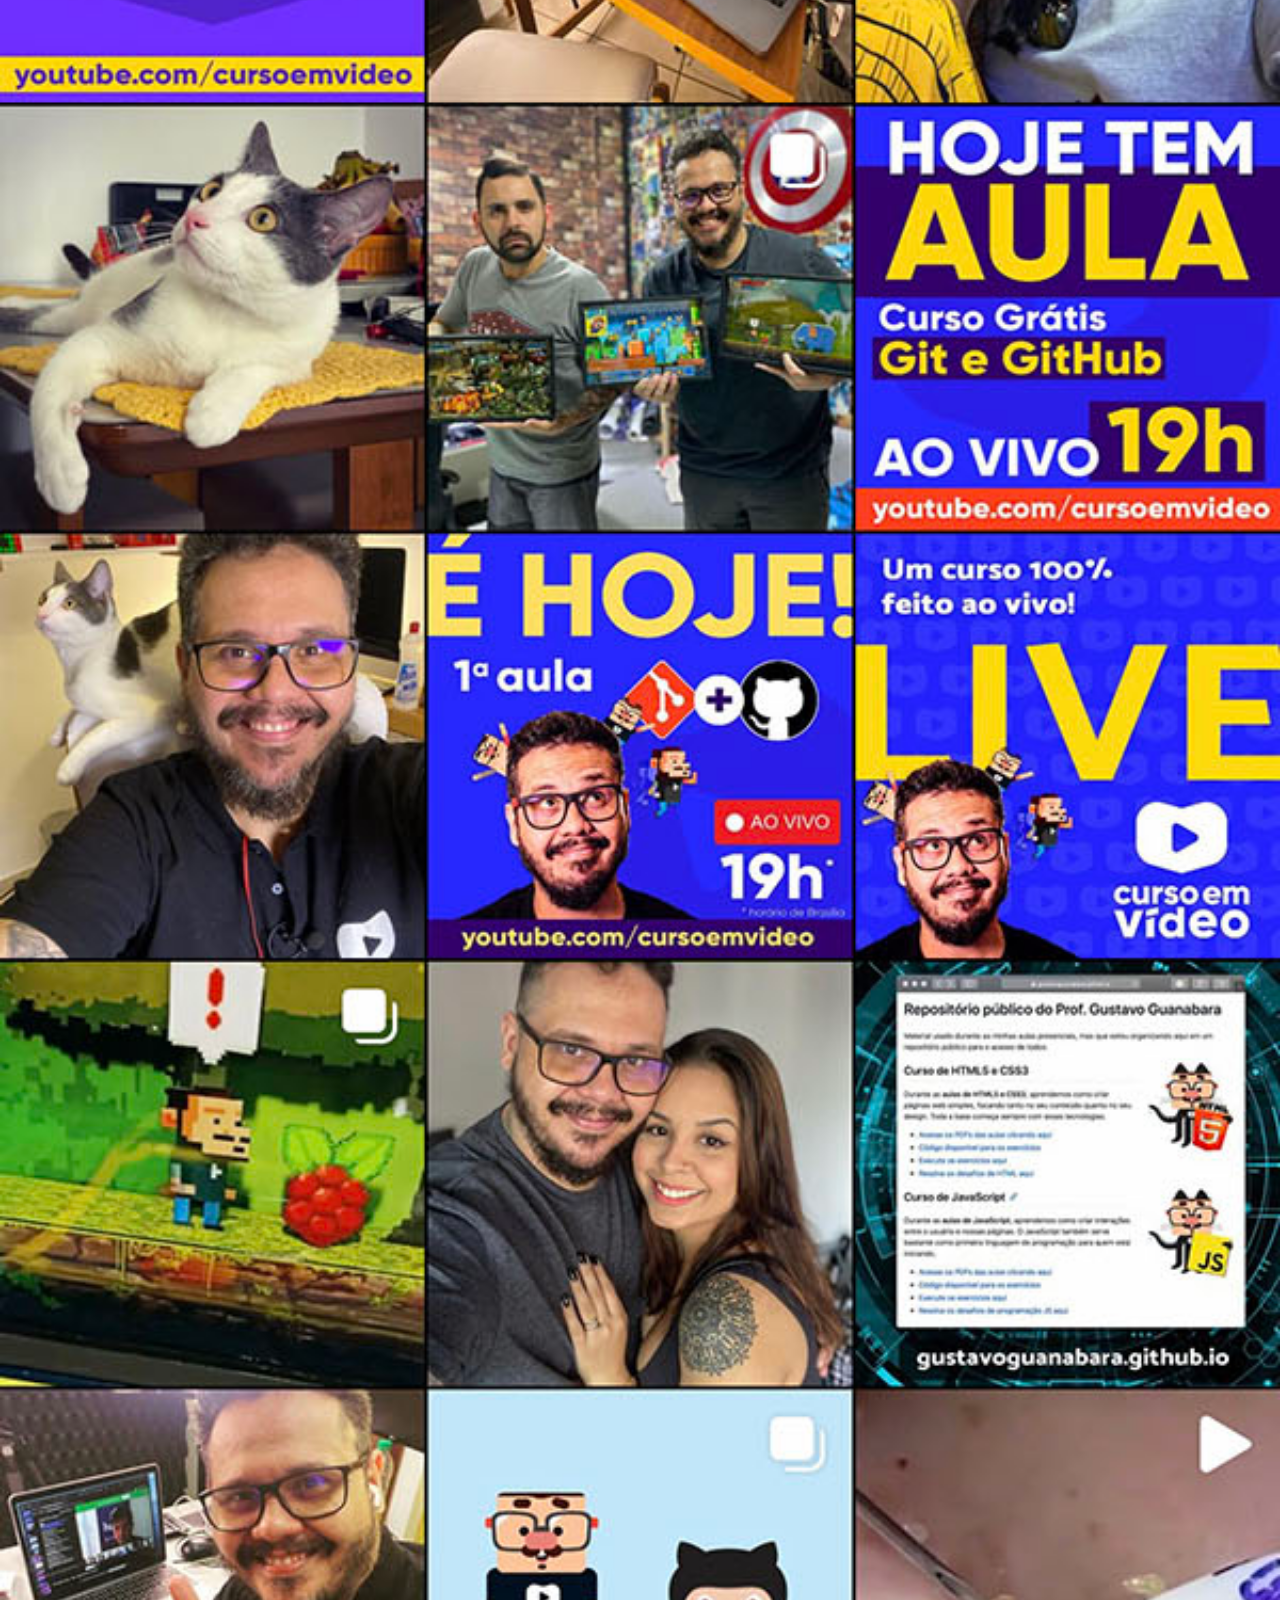
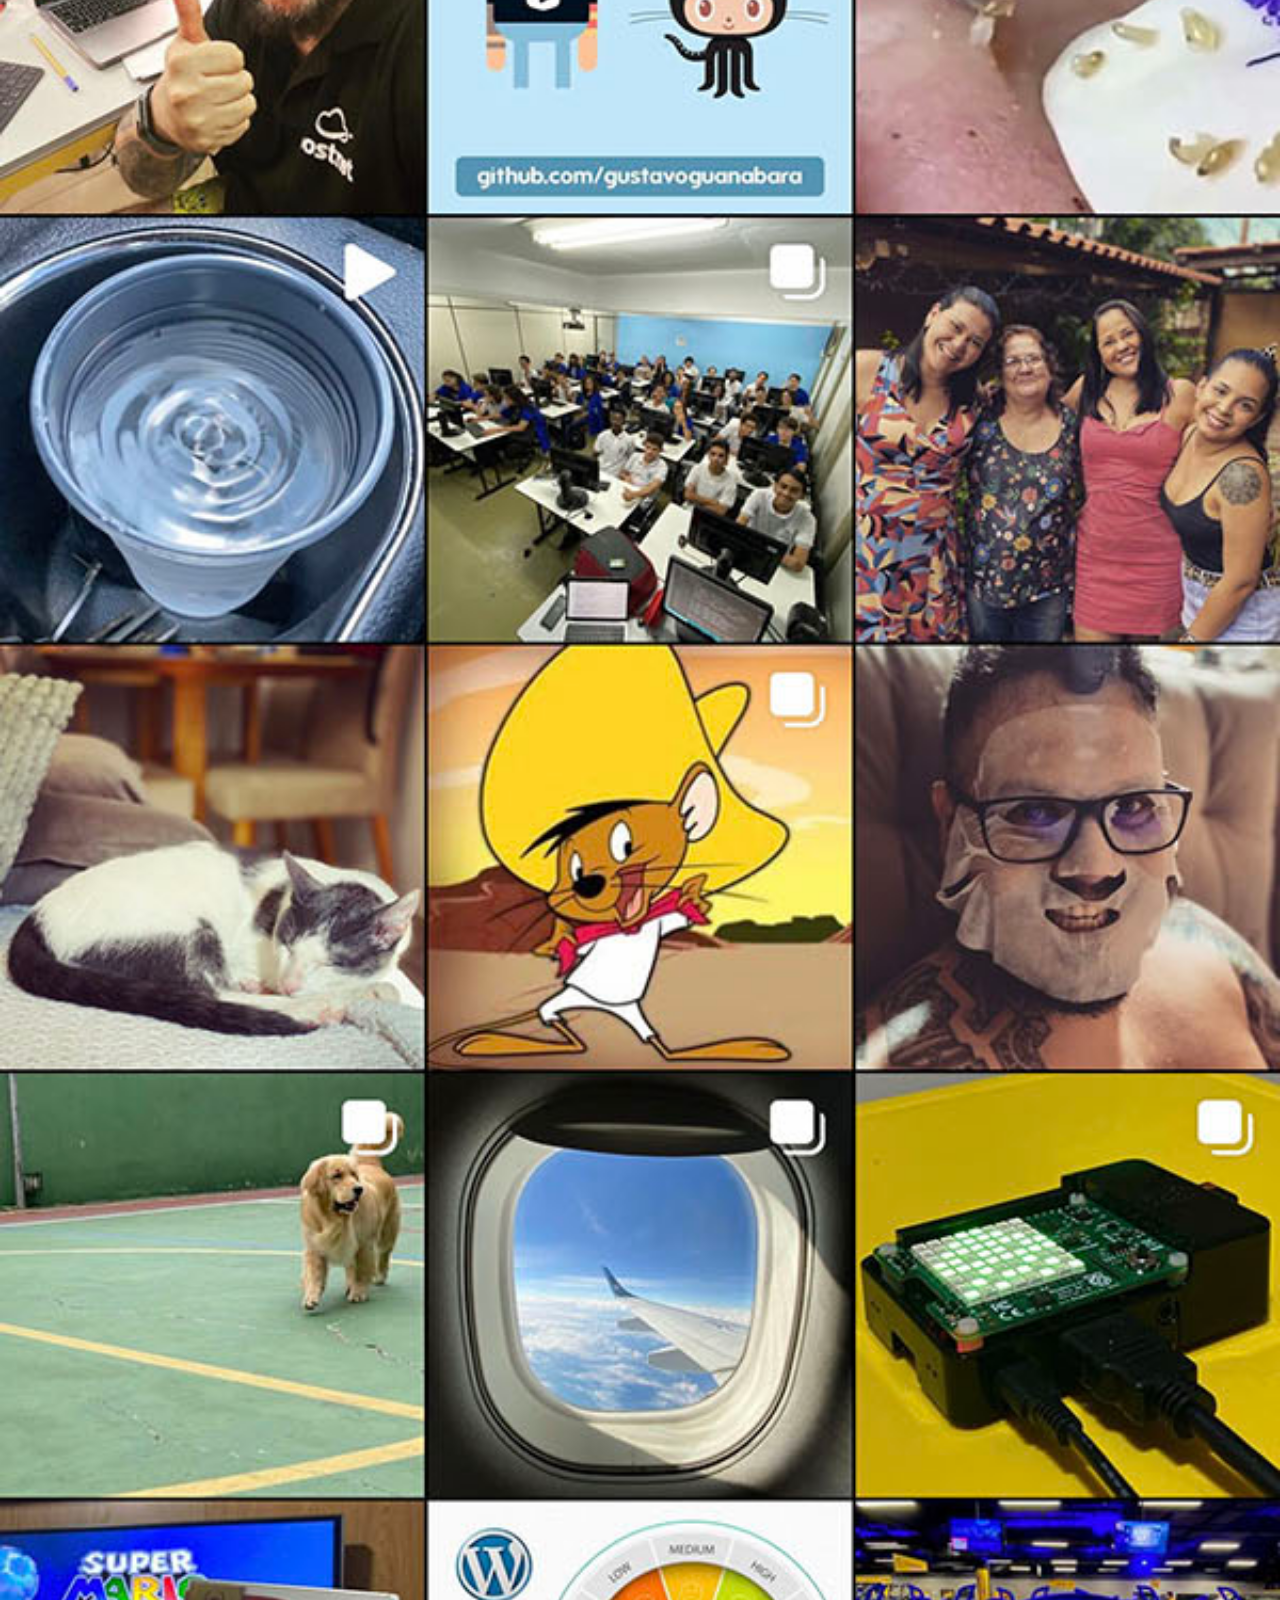
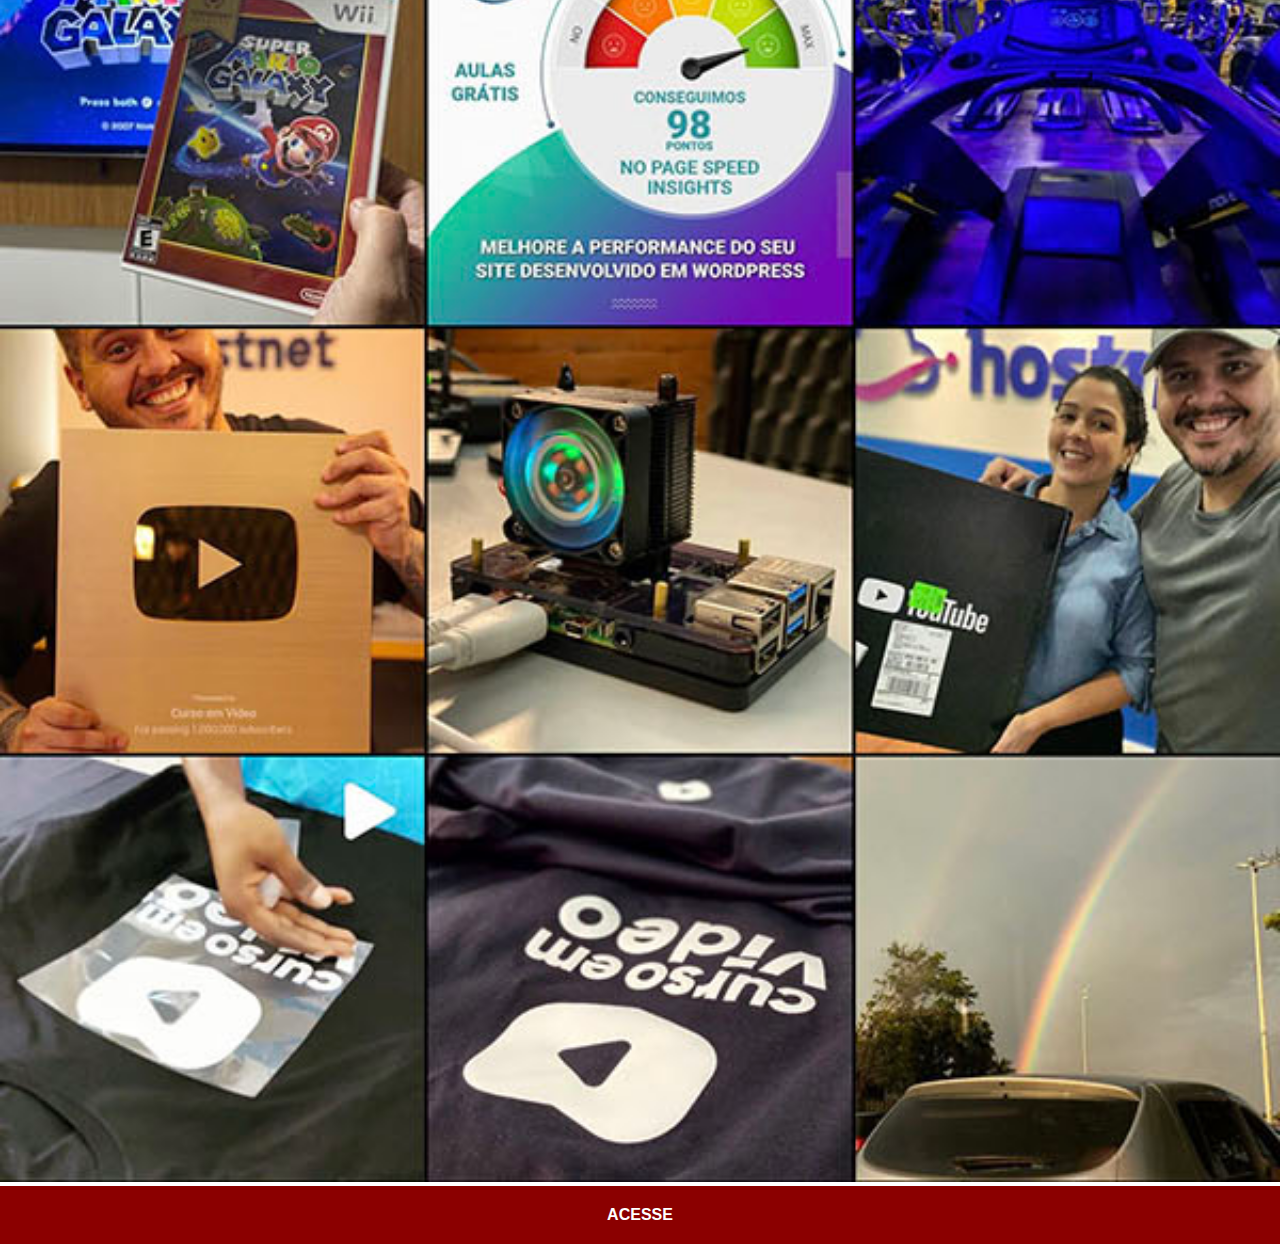
<file: Desafio 13/instagram.html>
<!DOCTYPE html>
<html lang="pt-br">
<head>
    <meta charset="UTF-8">
    <meta name="viewport" content="width=device-width, initial-scale=1.0">
    <title>Instagram</title>
    <link rel="stylesheet" href="estilos/social.css">
</head>
<body>
    <img src="imagens/tela-instagram.jpg" alt="Instagram">
    <a href="https://www.instagram.com/gustavoguanabara/" target="blank">ACESSE</a>
</body>
</html>
</file>
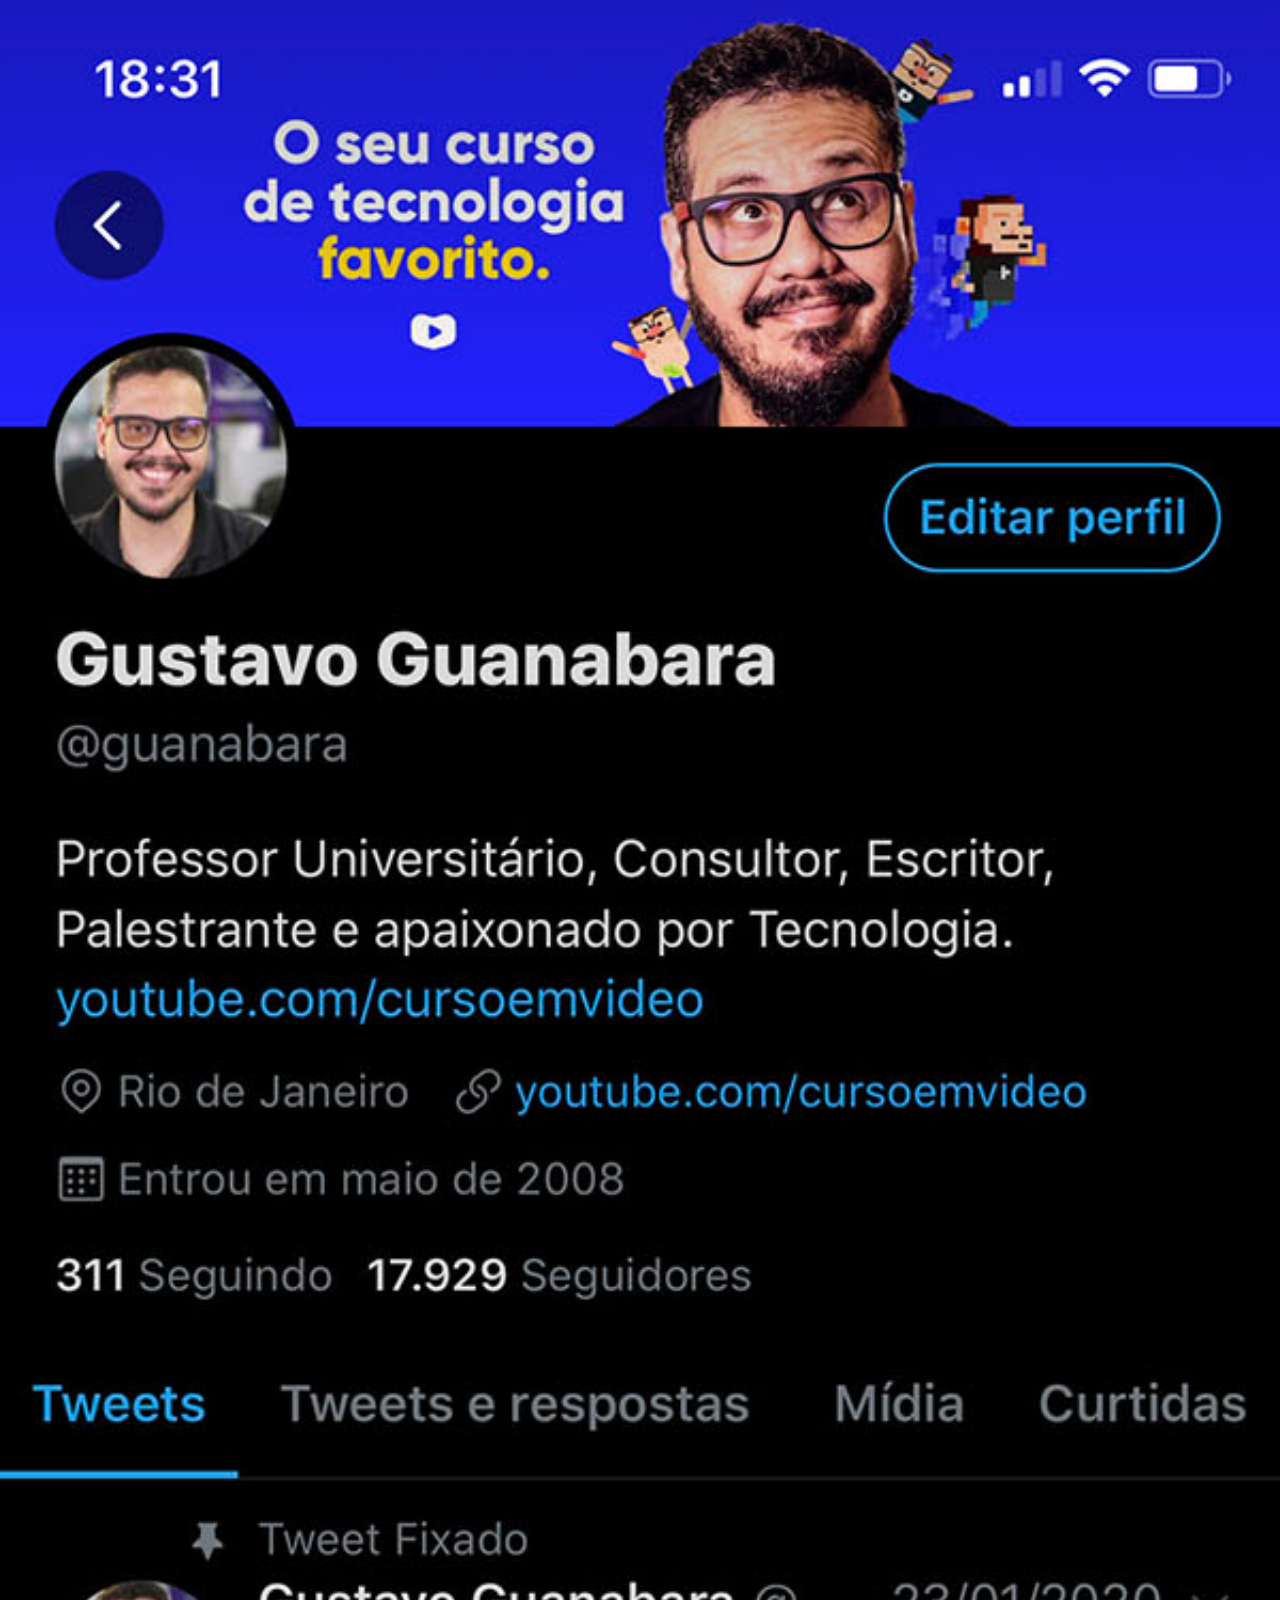
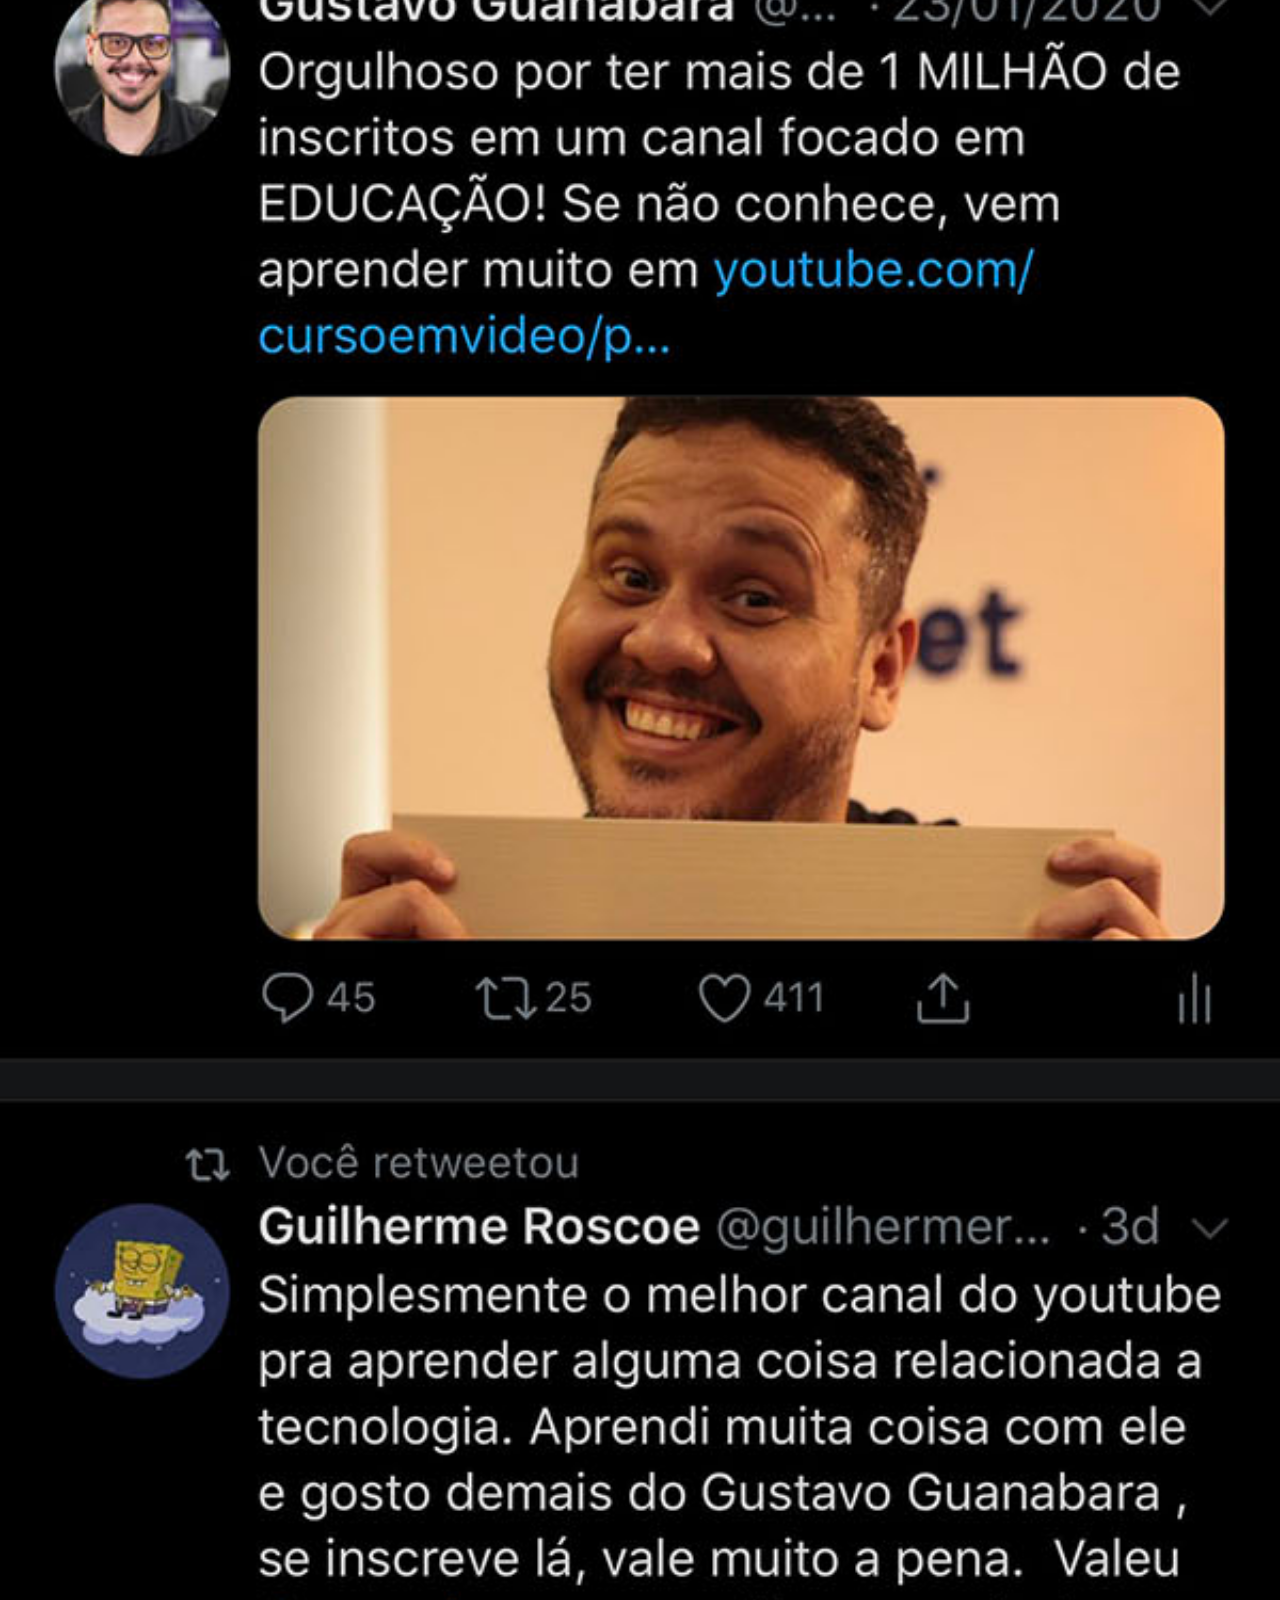
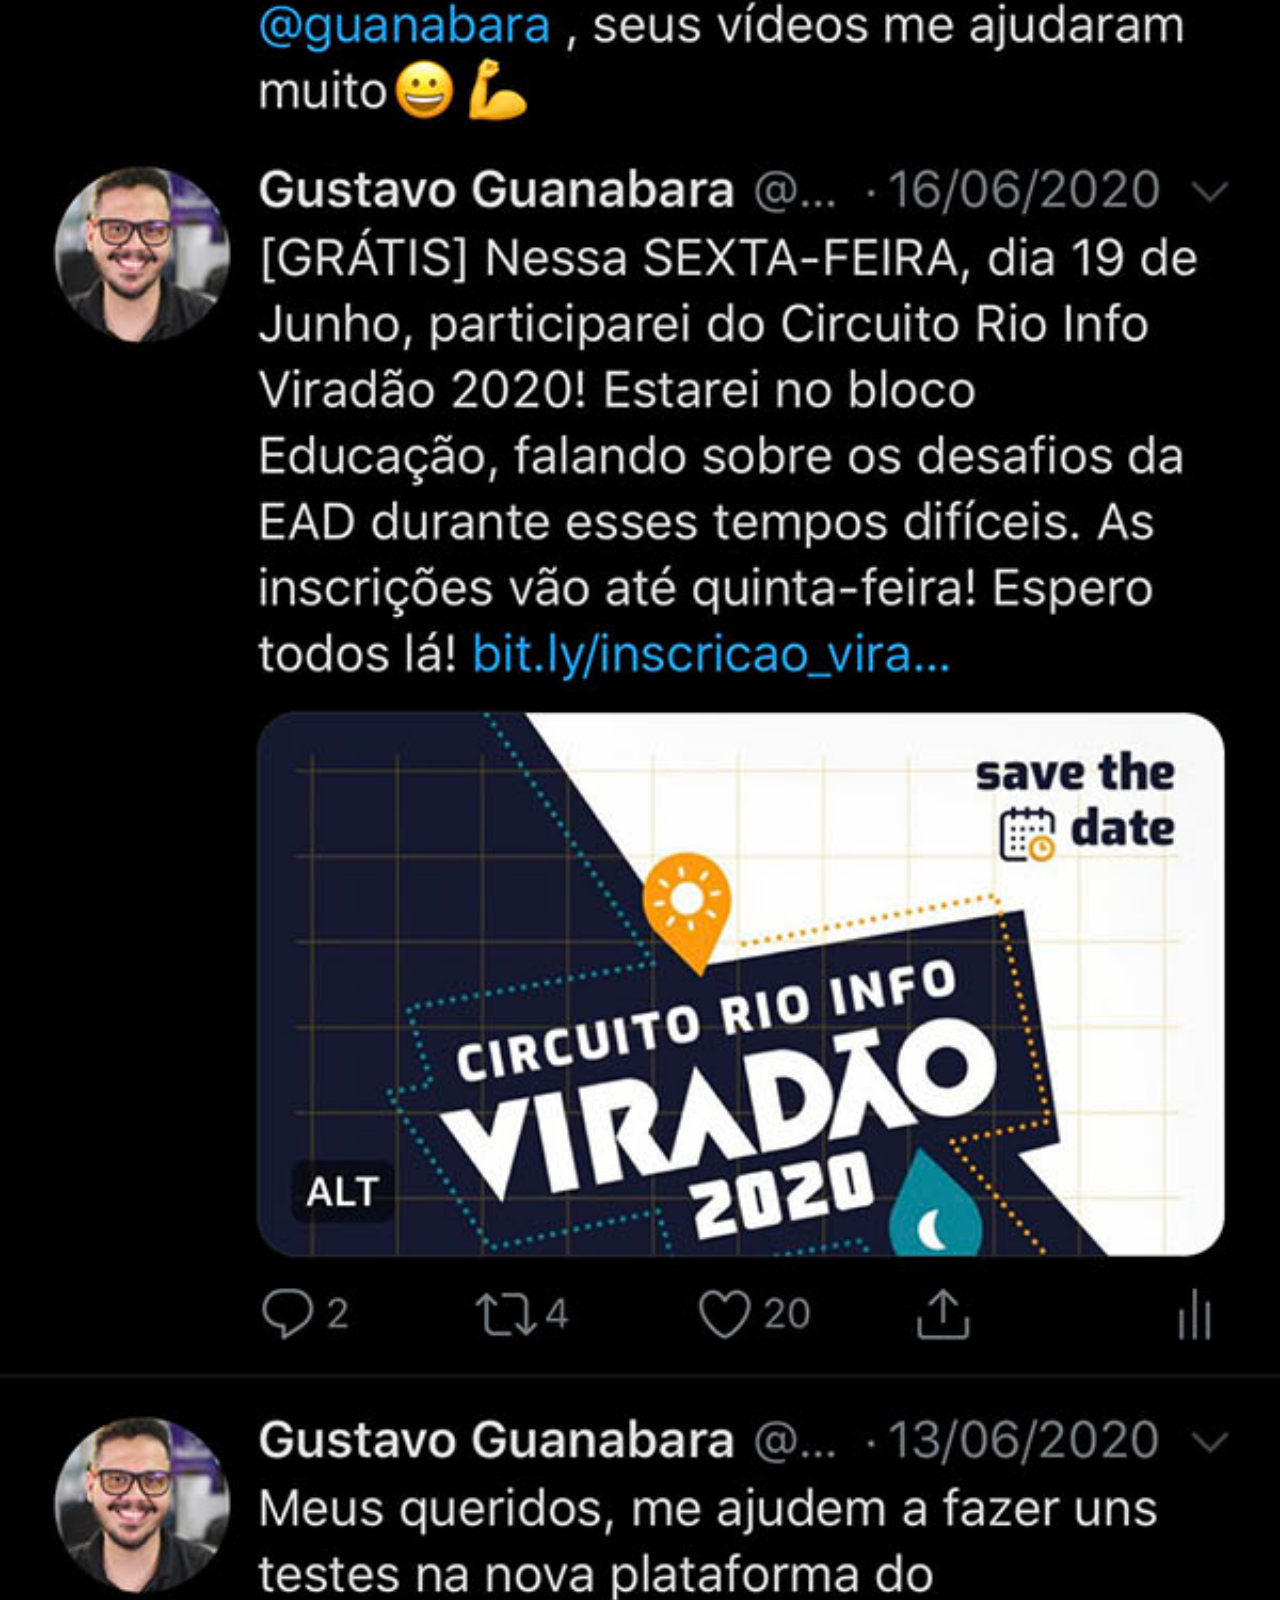
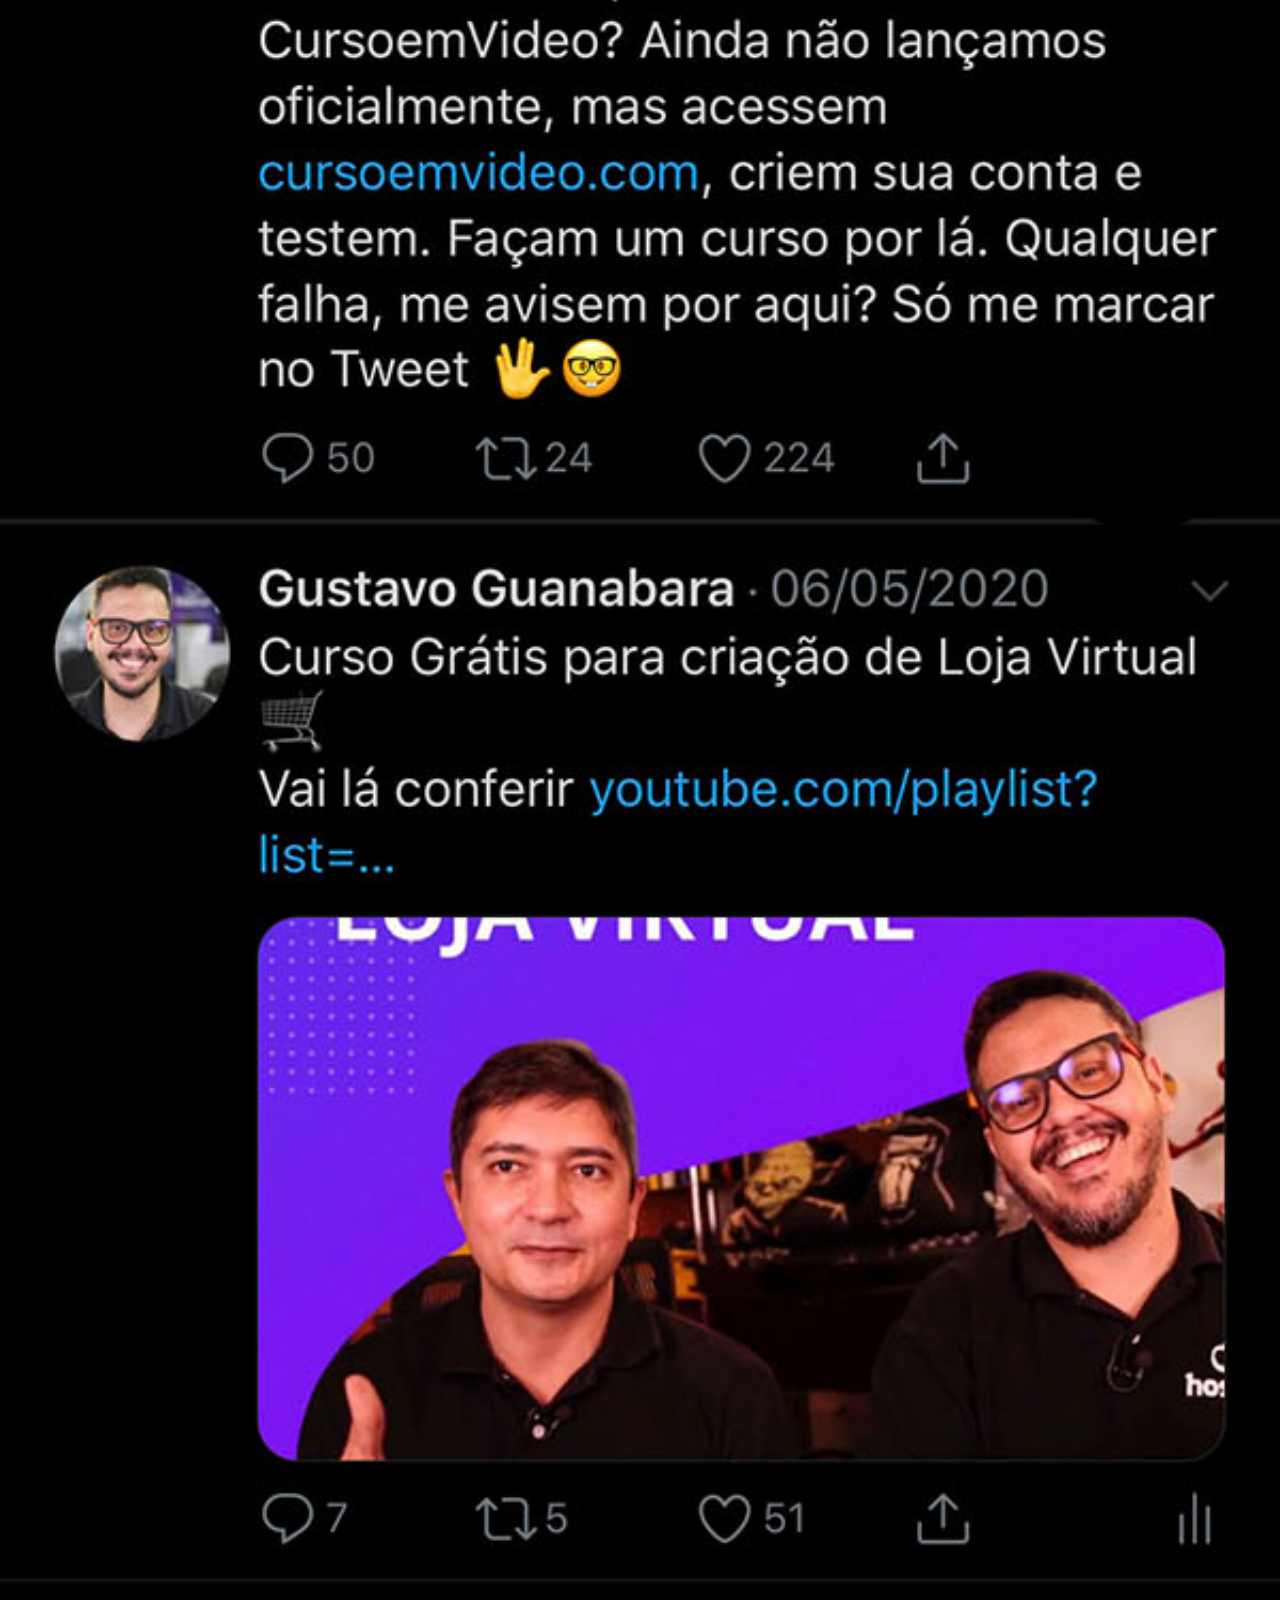
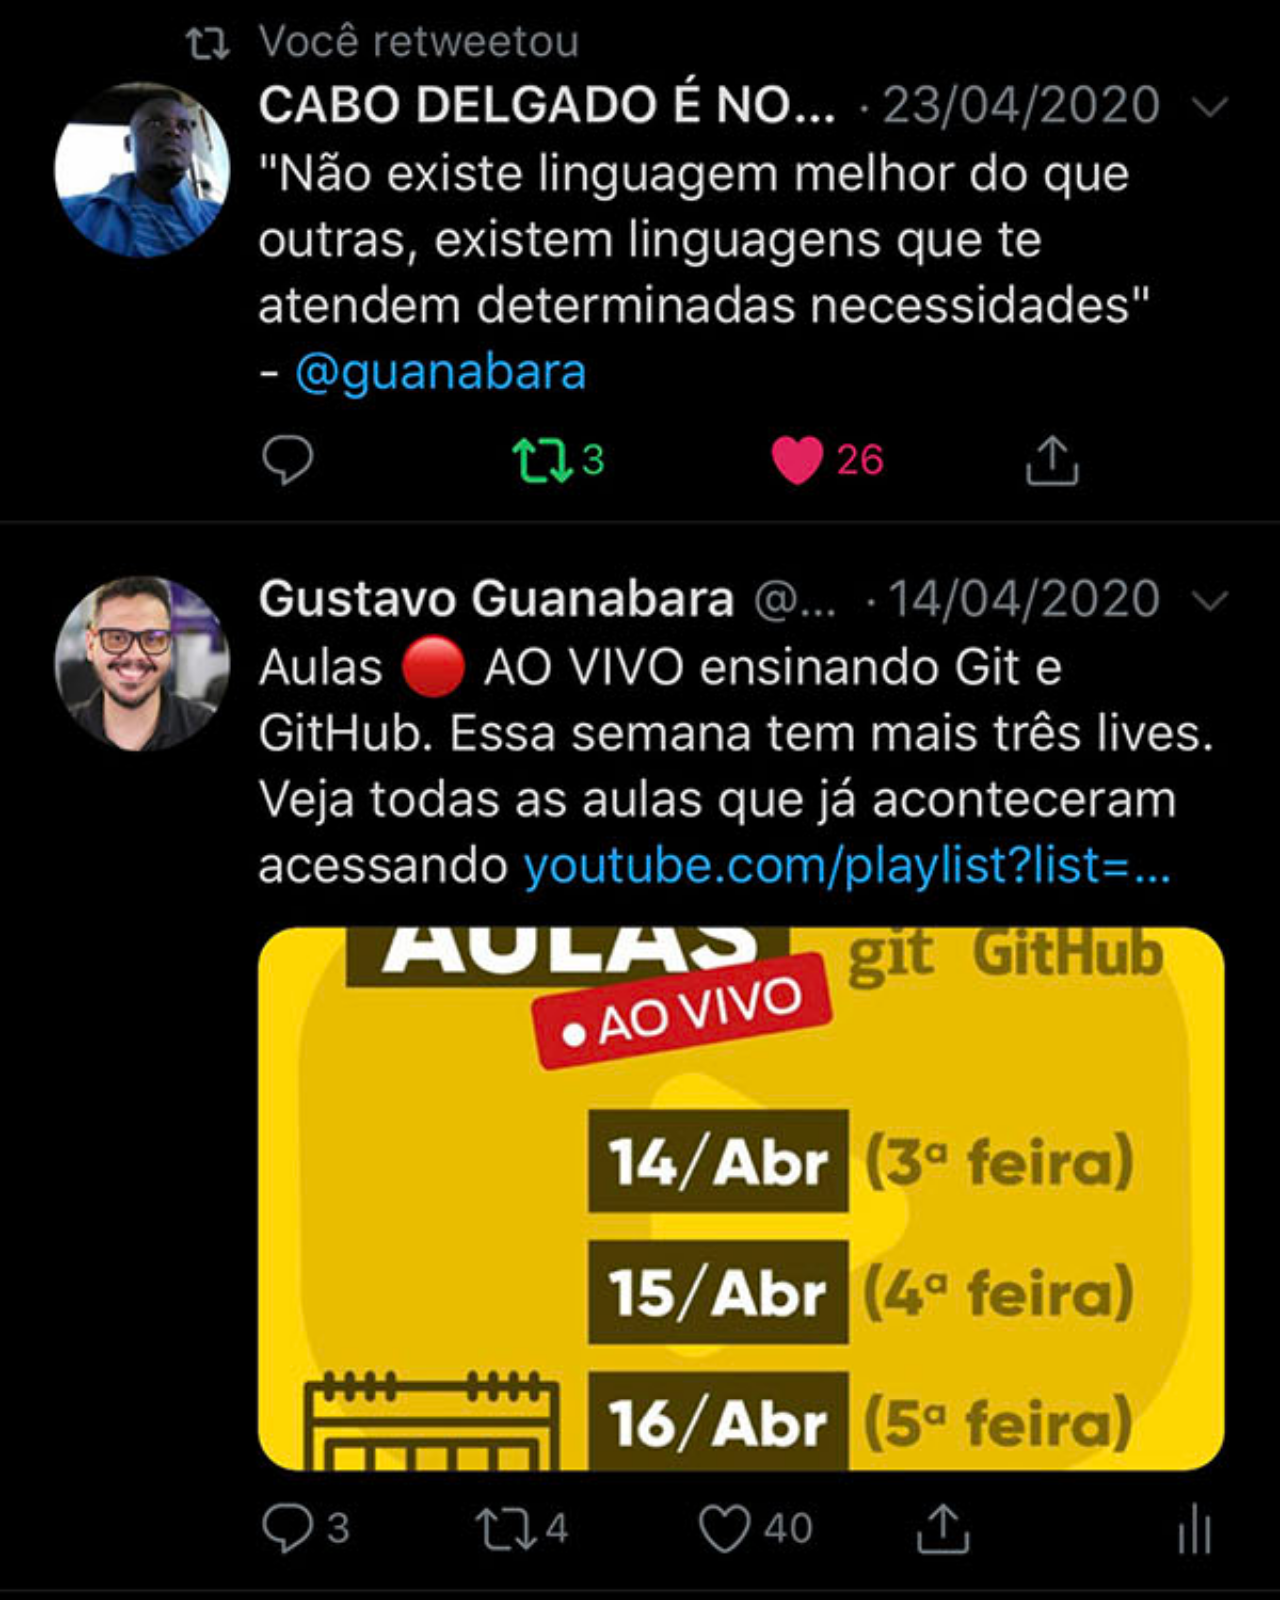
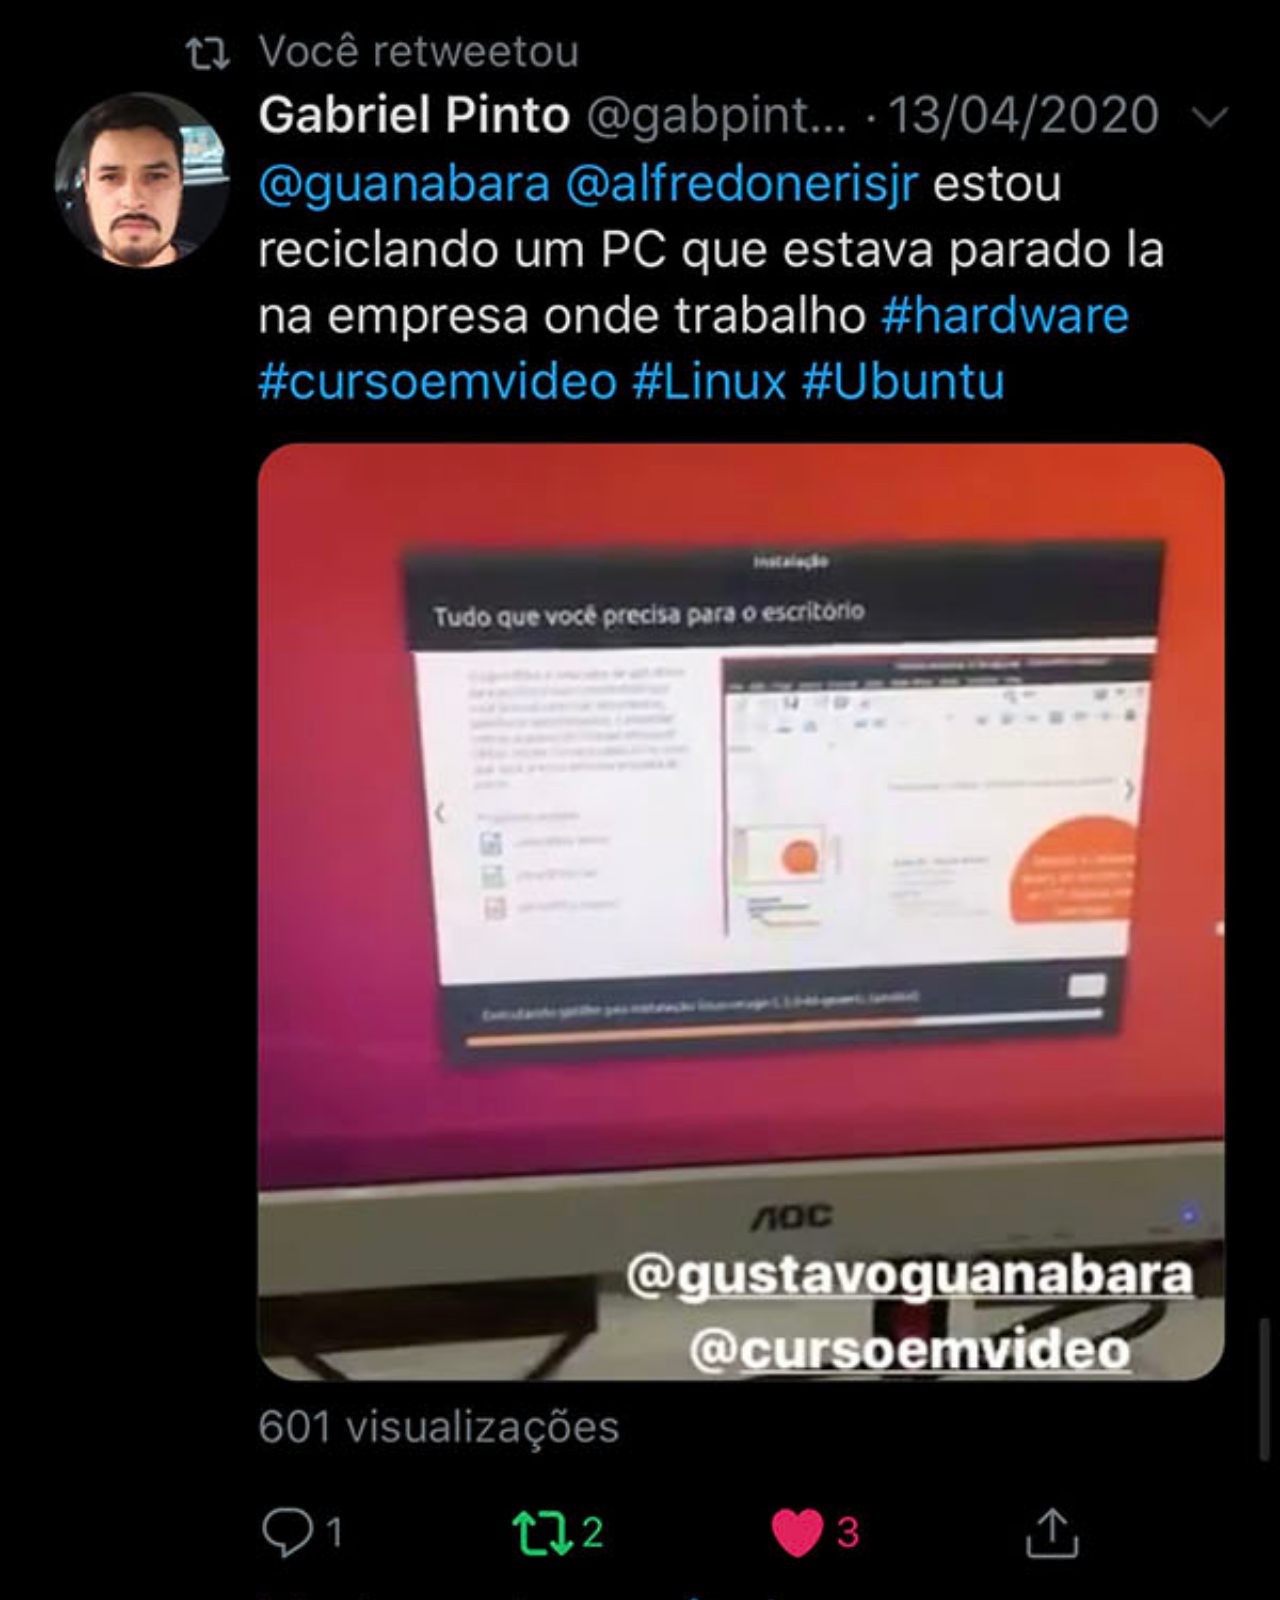
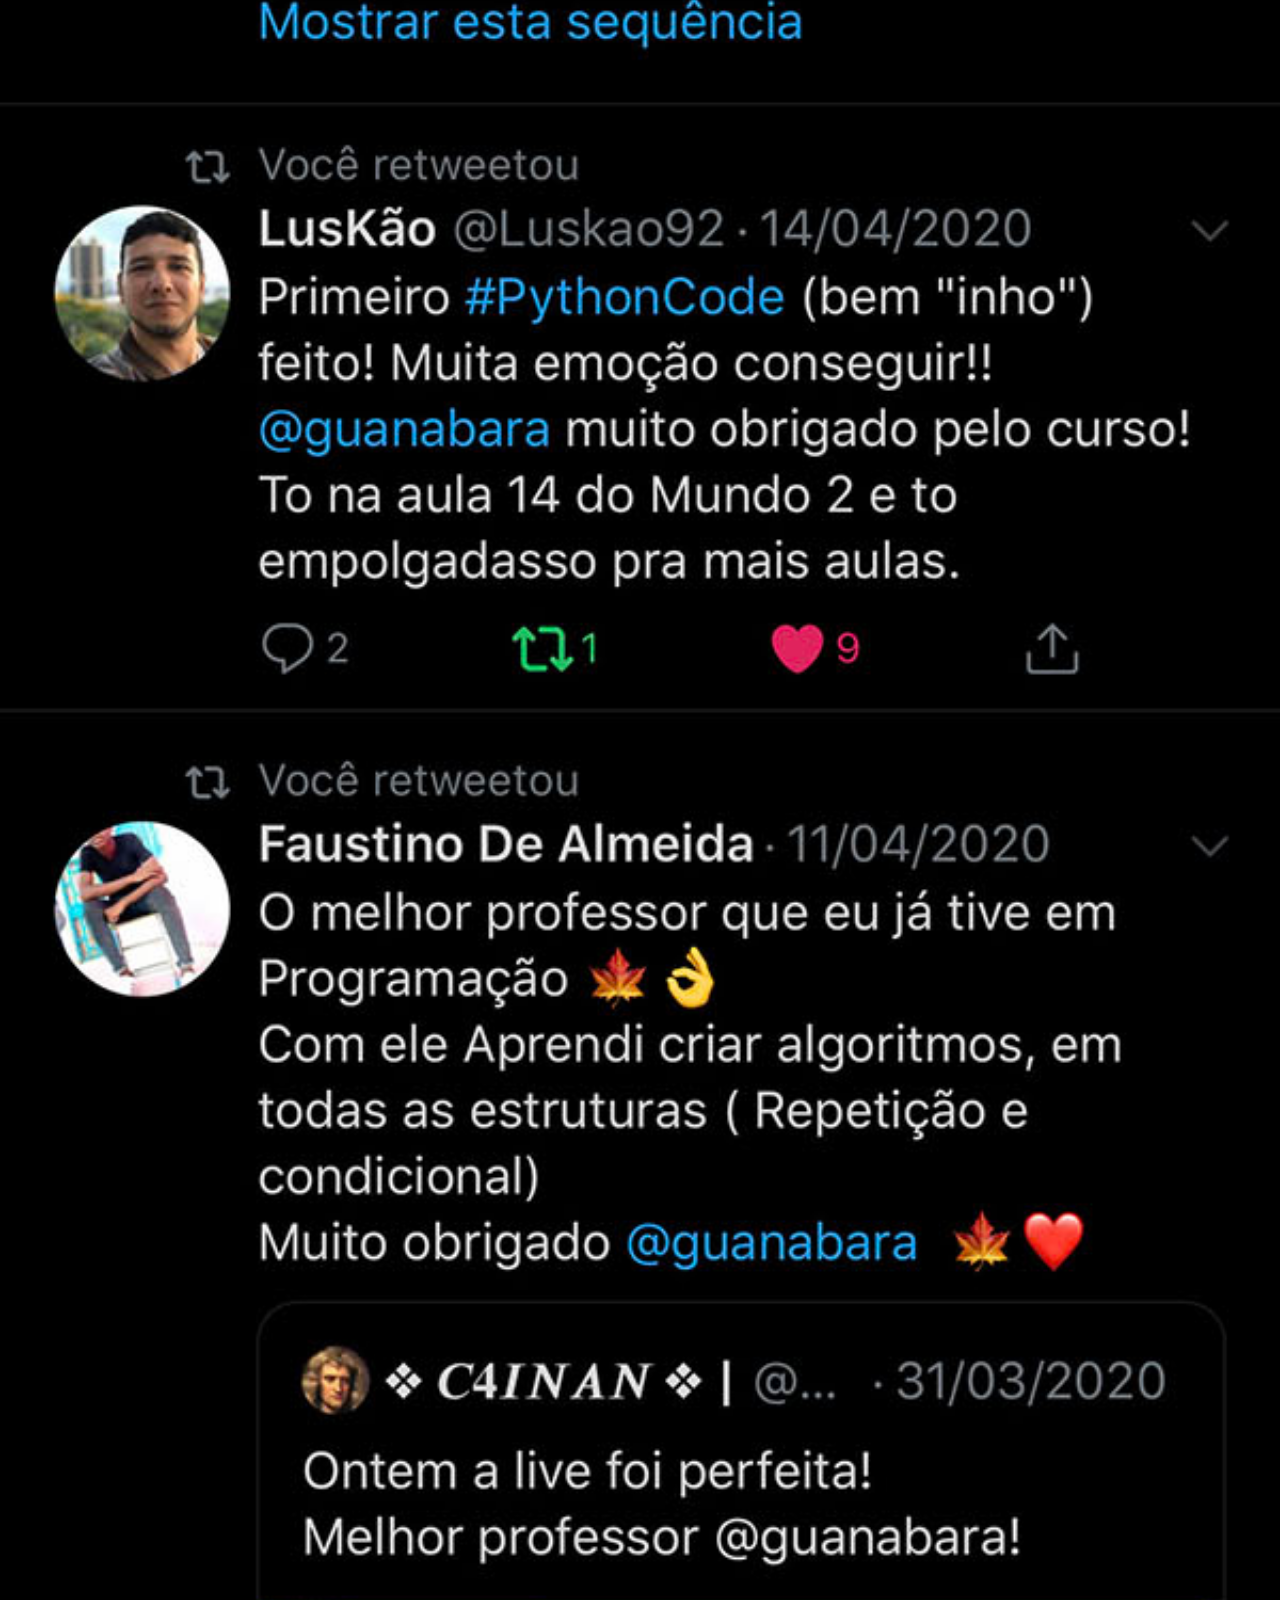
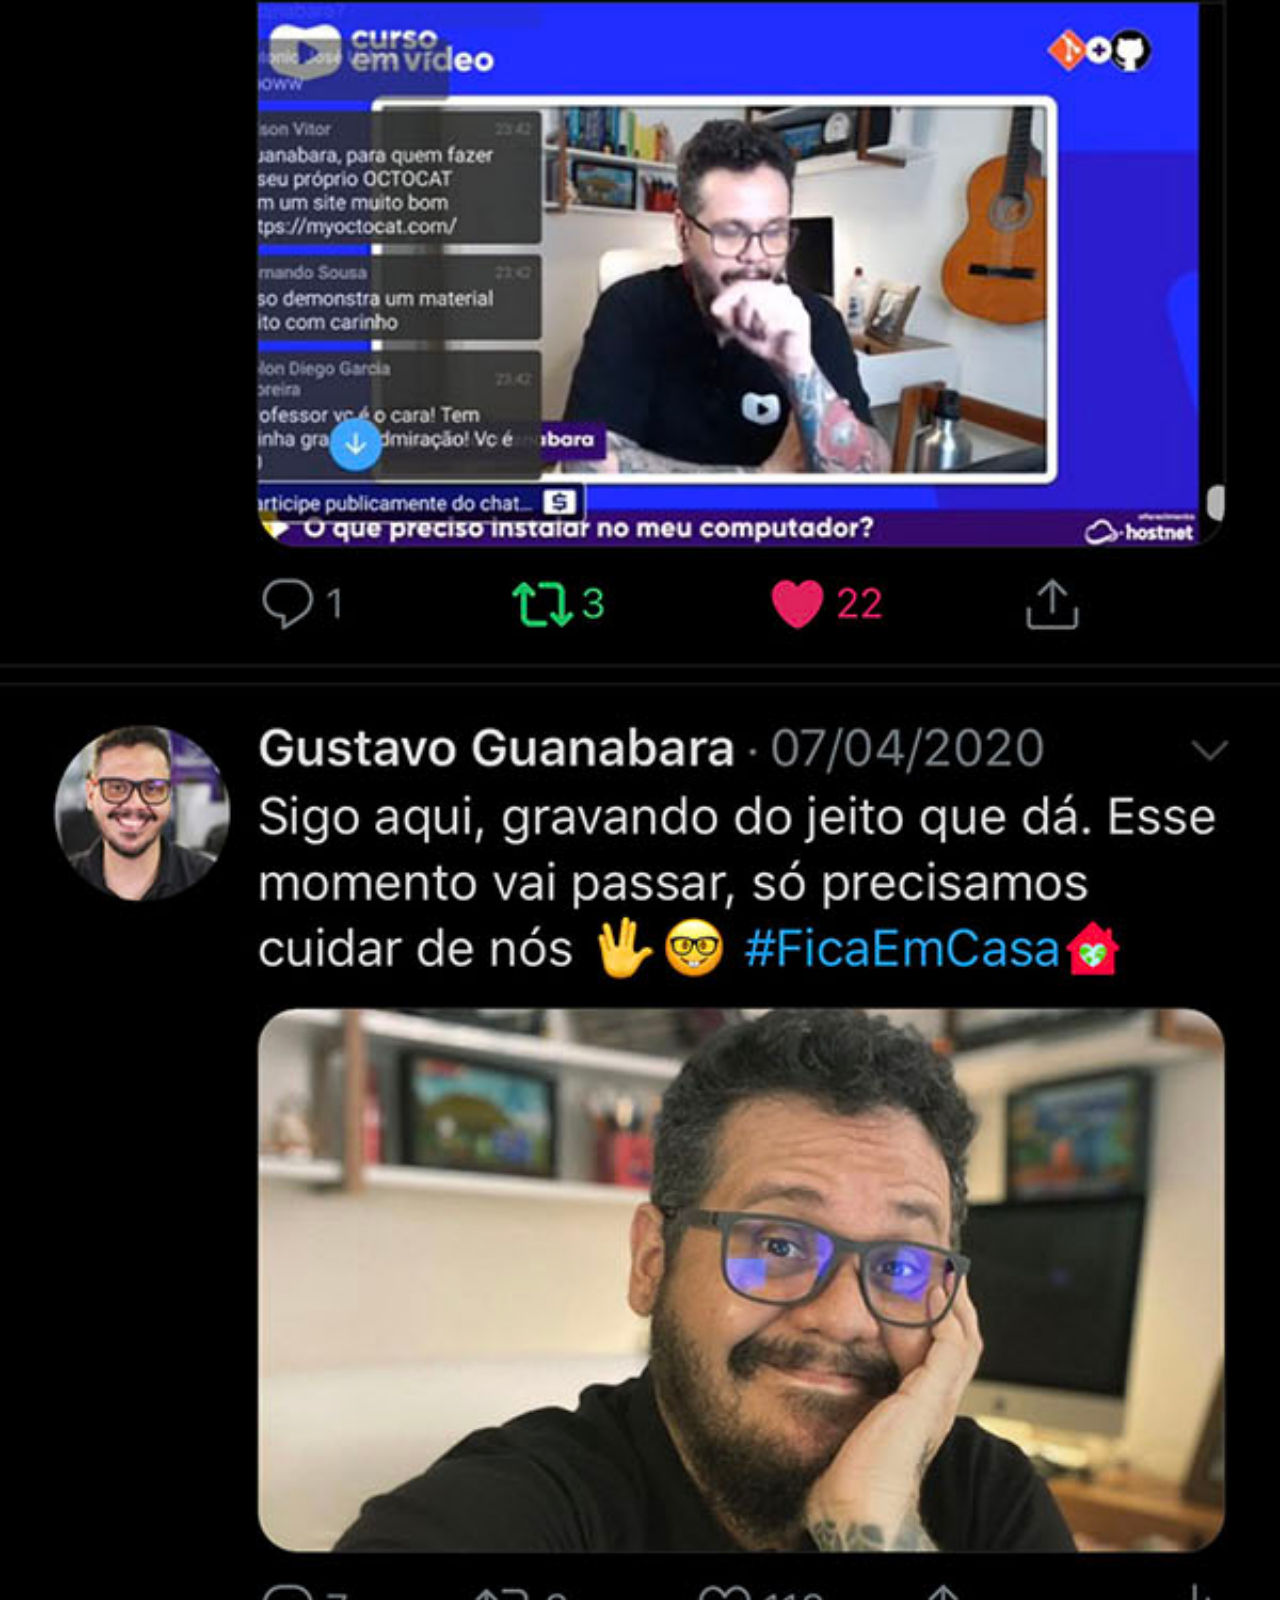
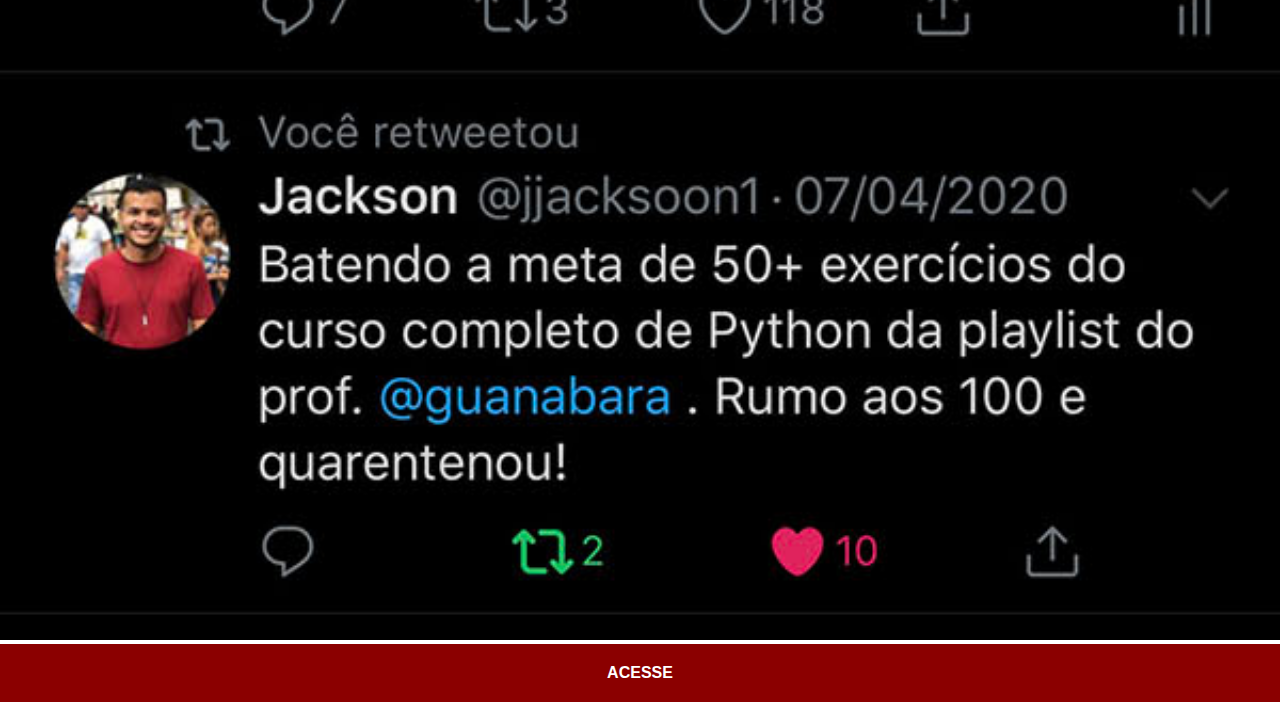
<file: Desafio 13/twitter.html>
<!DOCTYPE html>
<html lang="pt-br">
<head>
    <meta charset="UTF-8">
    <meta name="viewport" content="width=device-width, initial-scale=1.0">
    <title>Twitter</title>
    <link rel="stylesheet" href="estilos/social.css">
</head>
<body>
    <img src="imagens/tela-twitter.jpg" alt="Twitter">
    <a href="https://twitter.com/guanabara" target="_blank">ACESSE</a>
</body>
</html>
</file>
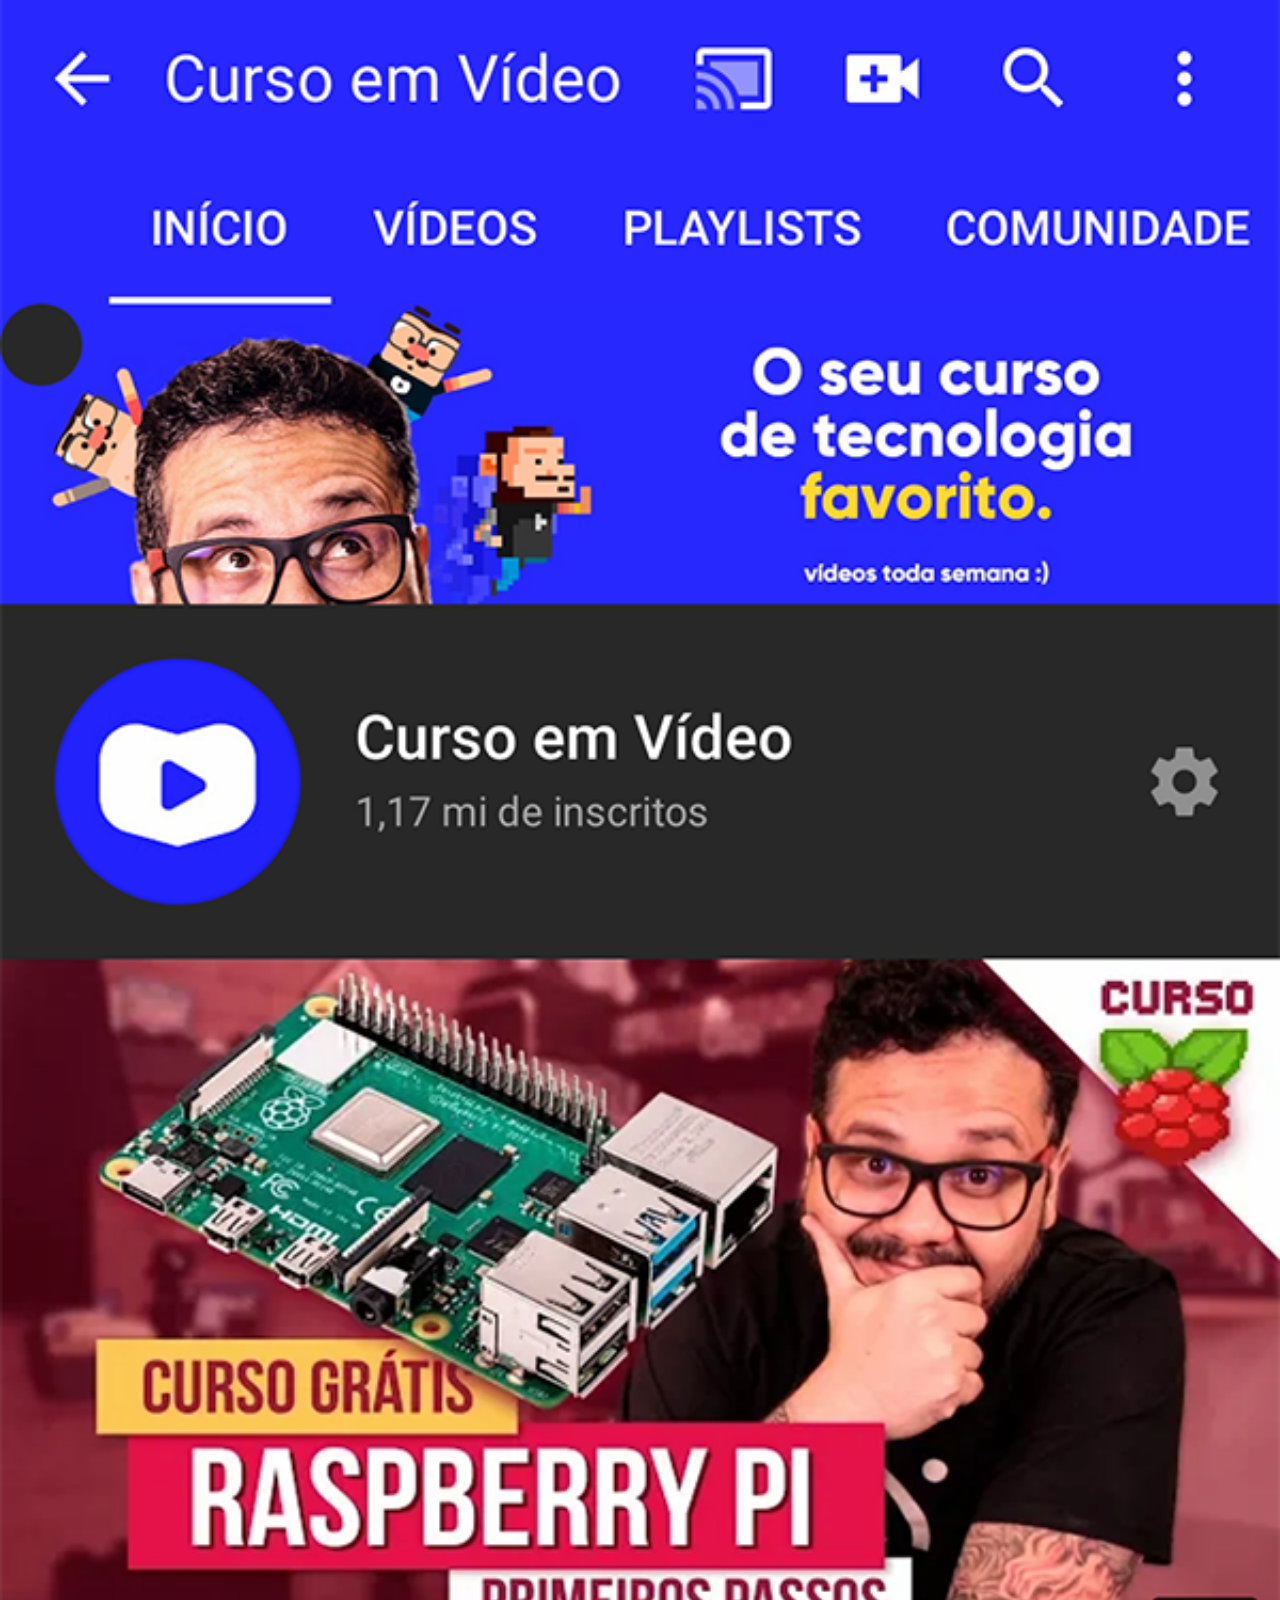
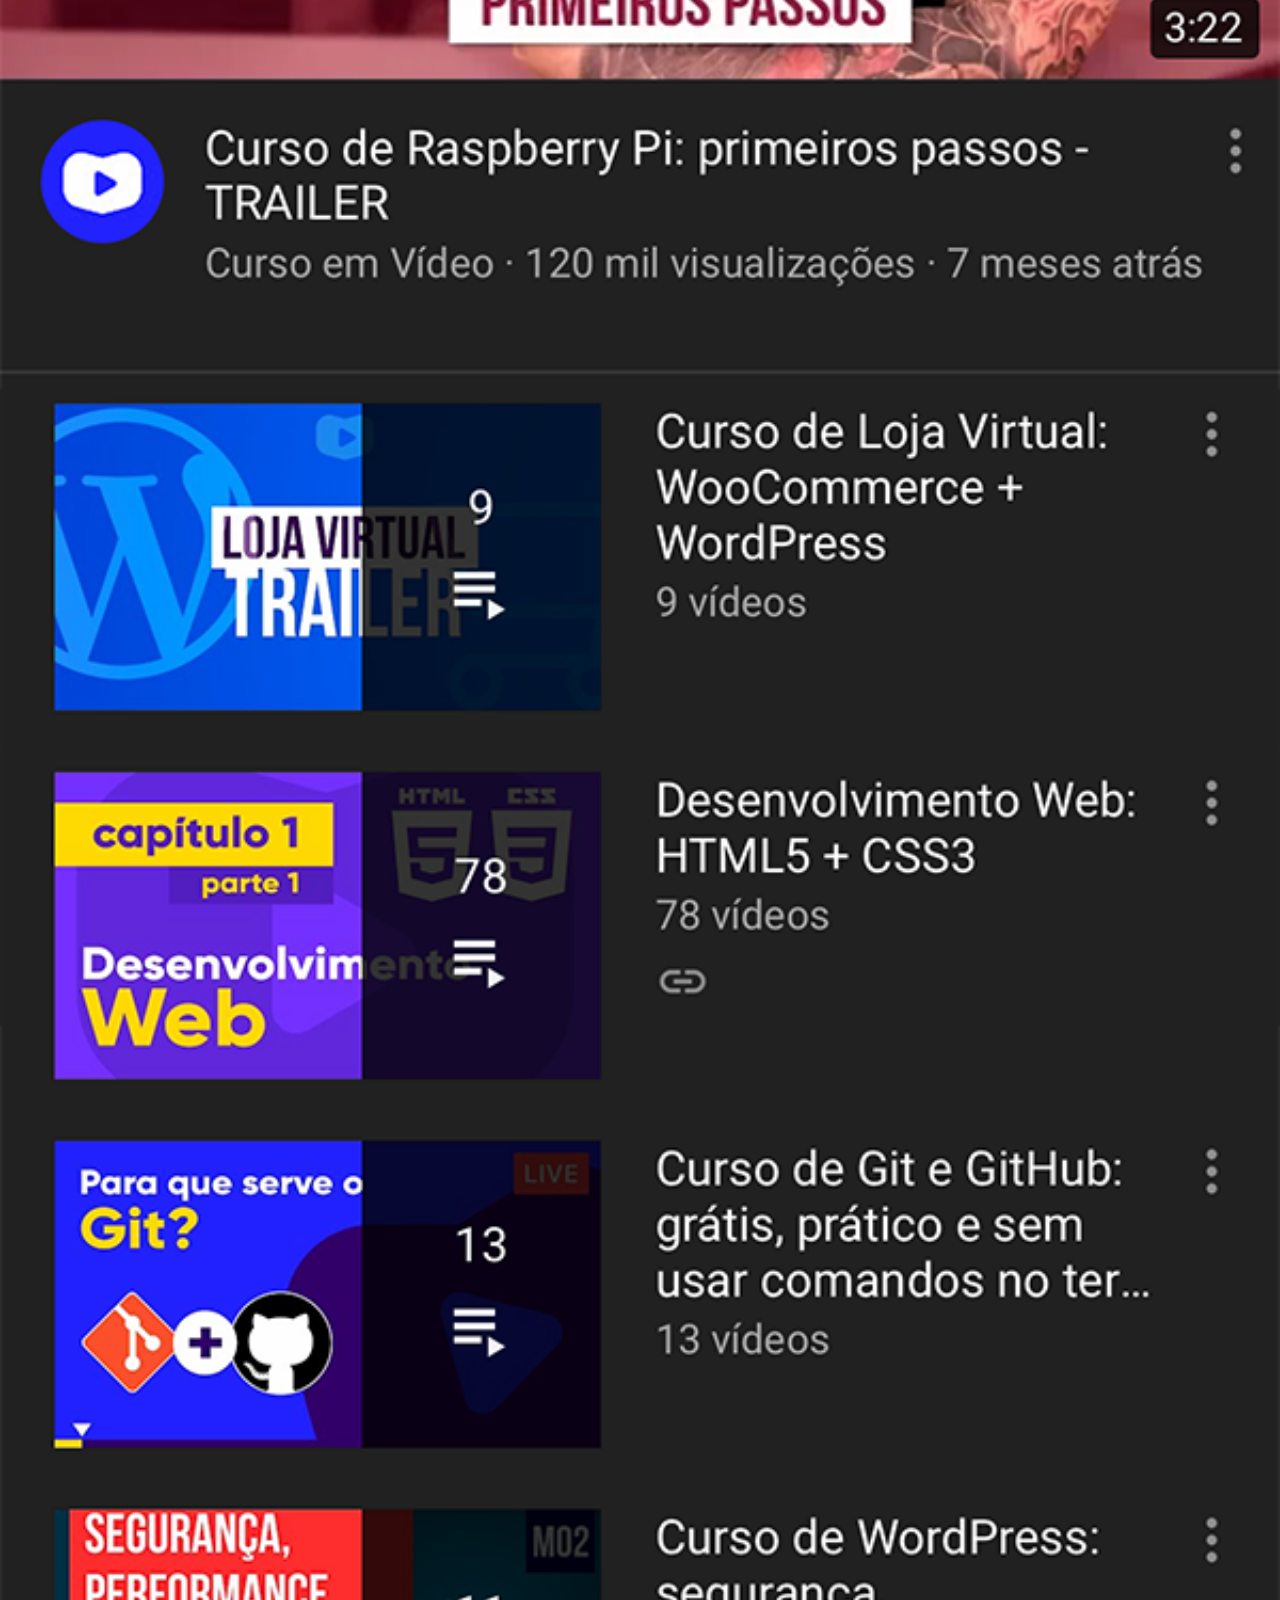
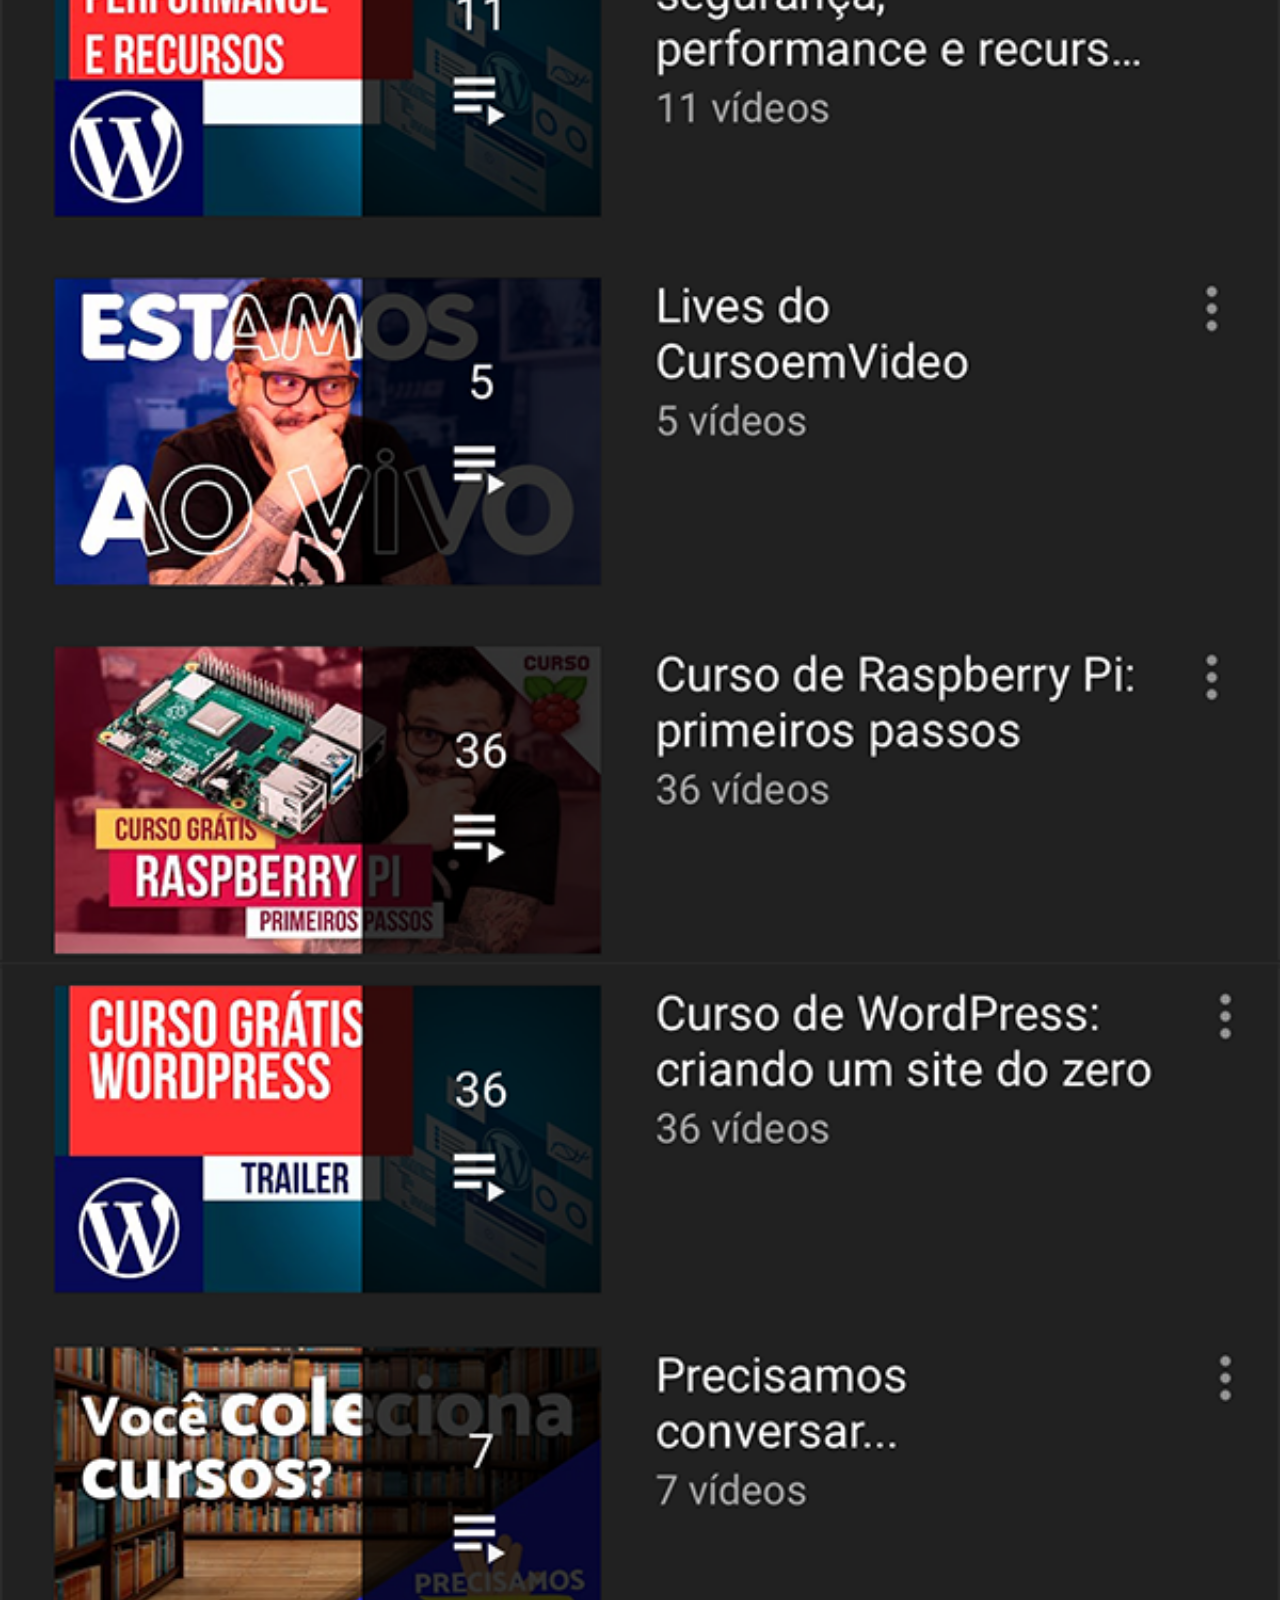
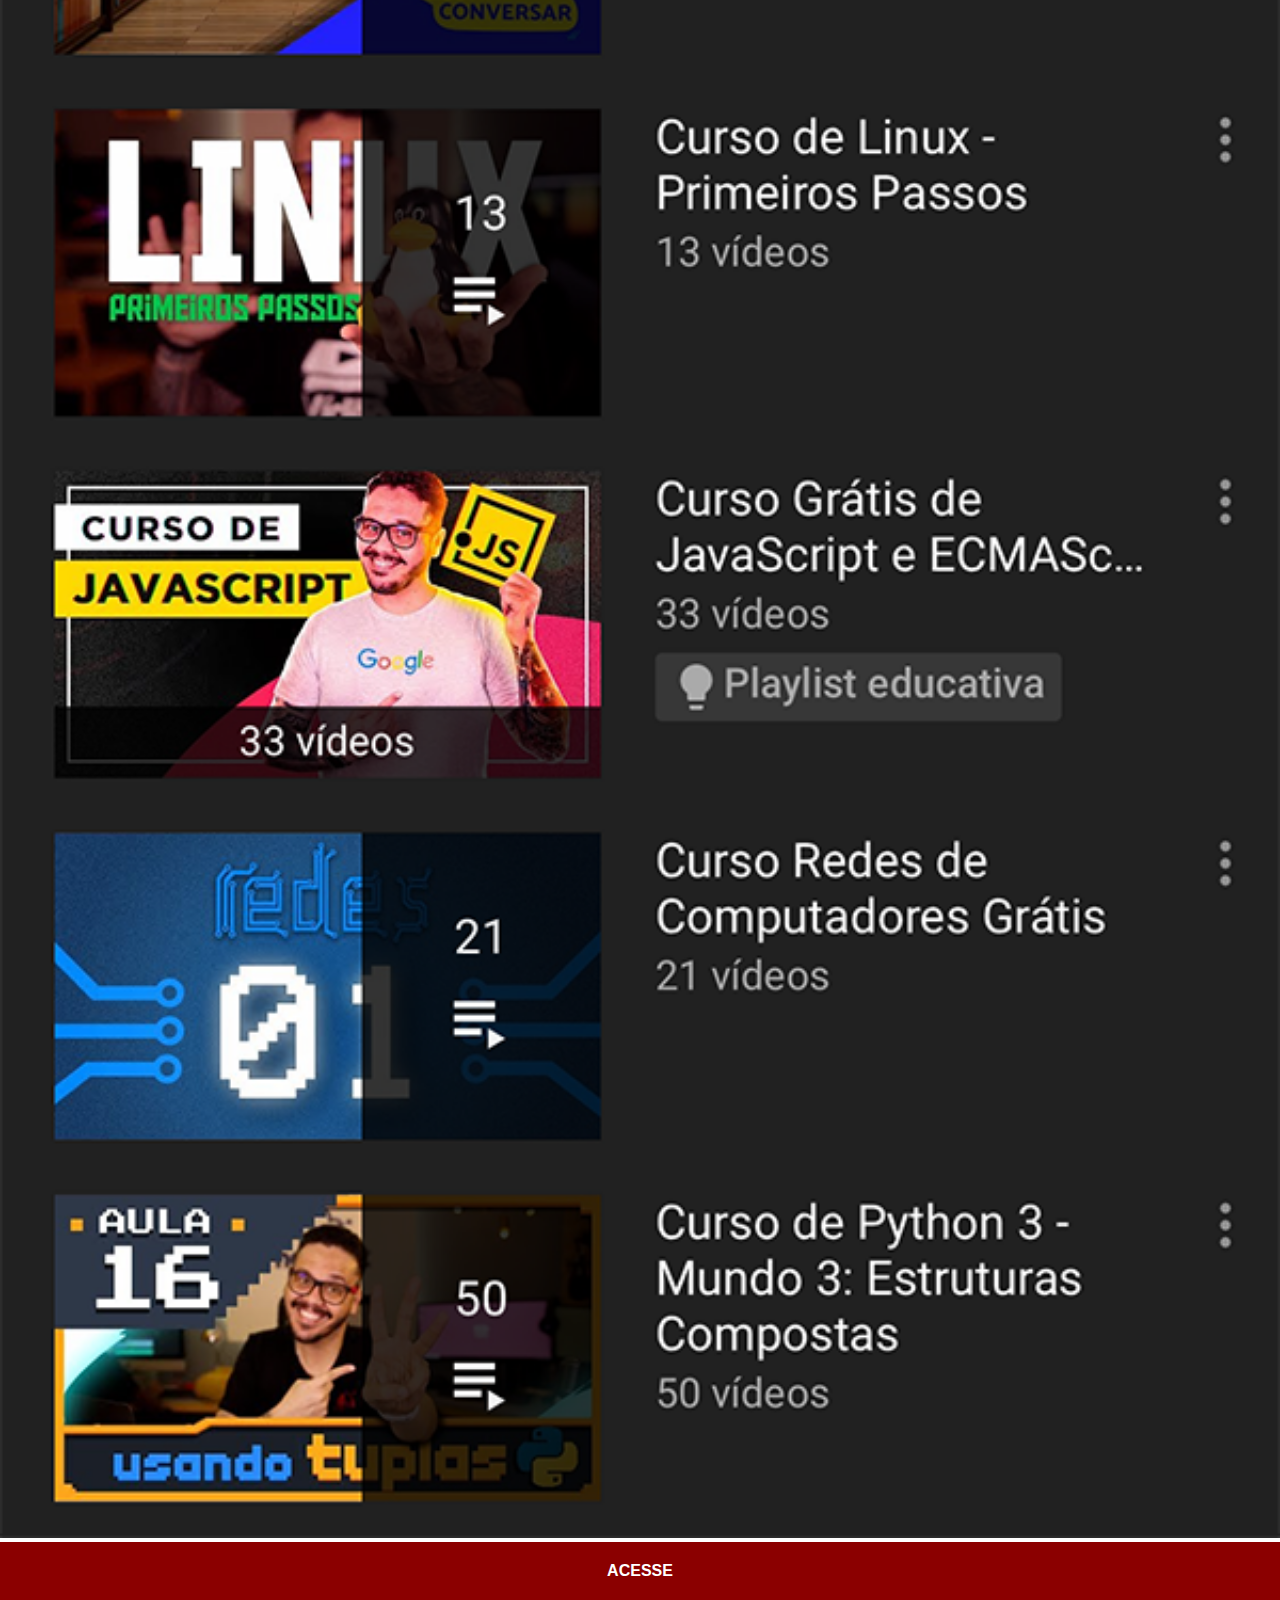
<file: Desafio 13/youtube.html>
<!DOCTYPE html>
<html lang="pt-br">
<head>
    <meta charset="UTF-8">
    <meta name="viewport" content="width=device-width, initial-scale=1.0">
    <title>Youtube</title>
    <link rel="stylesheet" href="estilos/social.css">
</head>
<body>
    <img src="imagens/tela-youtube.png" alt="Youtube">
    <a href="https://www.youtube.com/user/cursoemvideo/playlists" target="_blank">ACESSE</a>
</body>
</html>
</file>
<file: Desafio 13/estilos/style.css>
@charset "UTF-8";

*{
    margin: 0px;
    padding: 0px;
    font-family: Arial, Helvetica, sans-serif;
}

html, body{
    height: 100vh;
    width: 100vw;
    background-color: black;
}

body{
    background-image: url(../imagens/fundo-madeira.jpg);
    background-size: cover;
    background-attachment: fixed;
}

main{
    height: 100vh;
    position: relative;
}

section#telefone{
    position: absolute;
    top: 50%;
    left: 50%;
    transform: translate(-50%, -50%);

    height: 627px;
    width: 311px;
    background-image: url(../imagens/frame-iphone.png);
}

iframe#tela{
    position: relative;
    top: 80px;
    left: 22px;
    width: 267px;
    height: 471px;

}

section#redes-sociais{
    text-align: right;
}

section#redes-sociais img{
    width: 50px;
    margin: 10px;
    border-radius: 50%;
    box-shadow: 2px 2px 5px rgba(0, 0, 0, 0.400);

}

section#redes-sociais img:hover{
    border: 2px solid rgba(255, 255, 255, 0.637);
    transform: translate(-3px, -3px);
    box-shadow: 5px 5px 10px rgba(0, 0, 0, 0.623);
    transition: transform .3s, border 1s;
}
</file>
<file: Desafio 13/estilos/social.css>
@charset "UTF-8";

*{
    margin: 0px;
    padding: 0px;
    font-family: Arial, Helvetica, sans-serif;
}

img{
    width: 100vw;
}

a{
    display: block;
    background-color: darkred;
    color: white;
    padding: 20px;
    text-align: center;
    font-weight: bolder;
    text-decoration: none;

}

a:hover{
    background-color: red;
}
</file>
